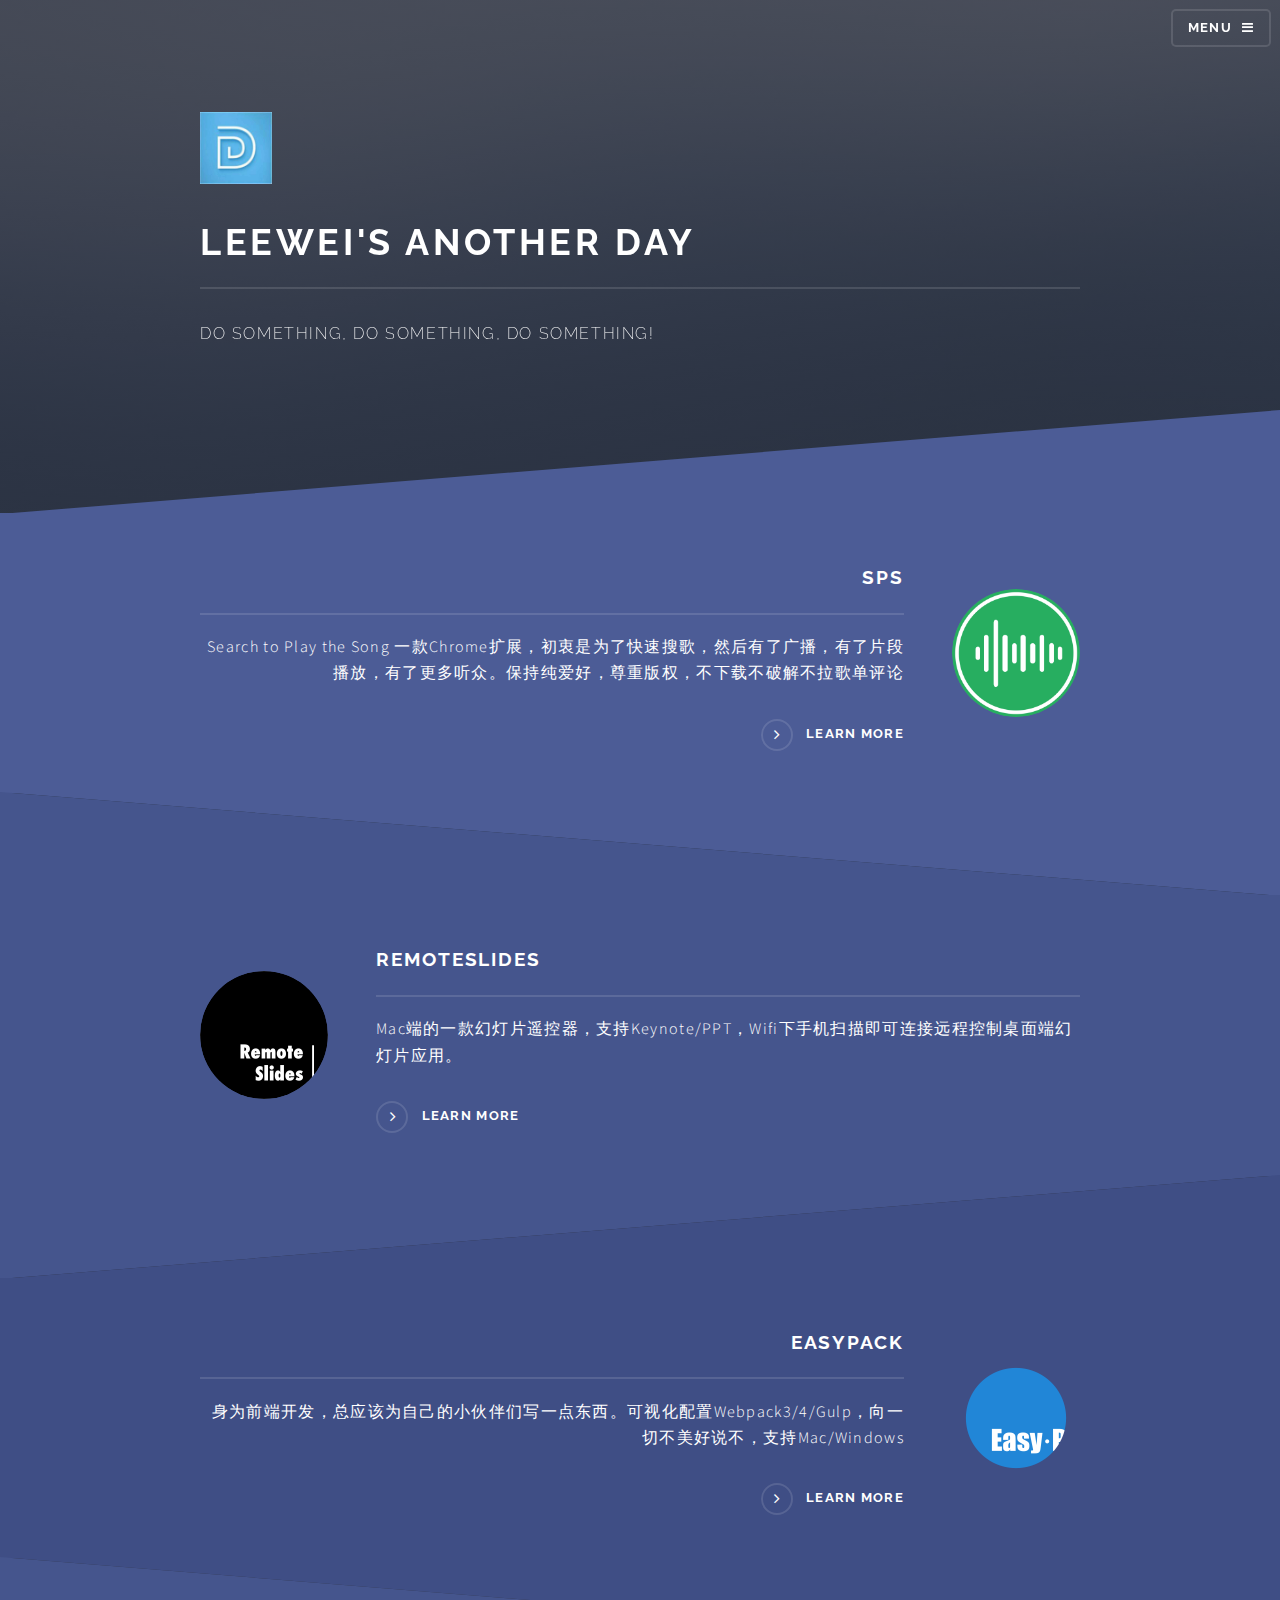
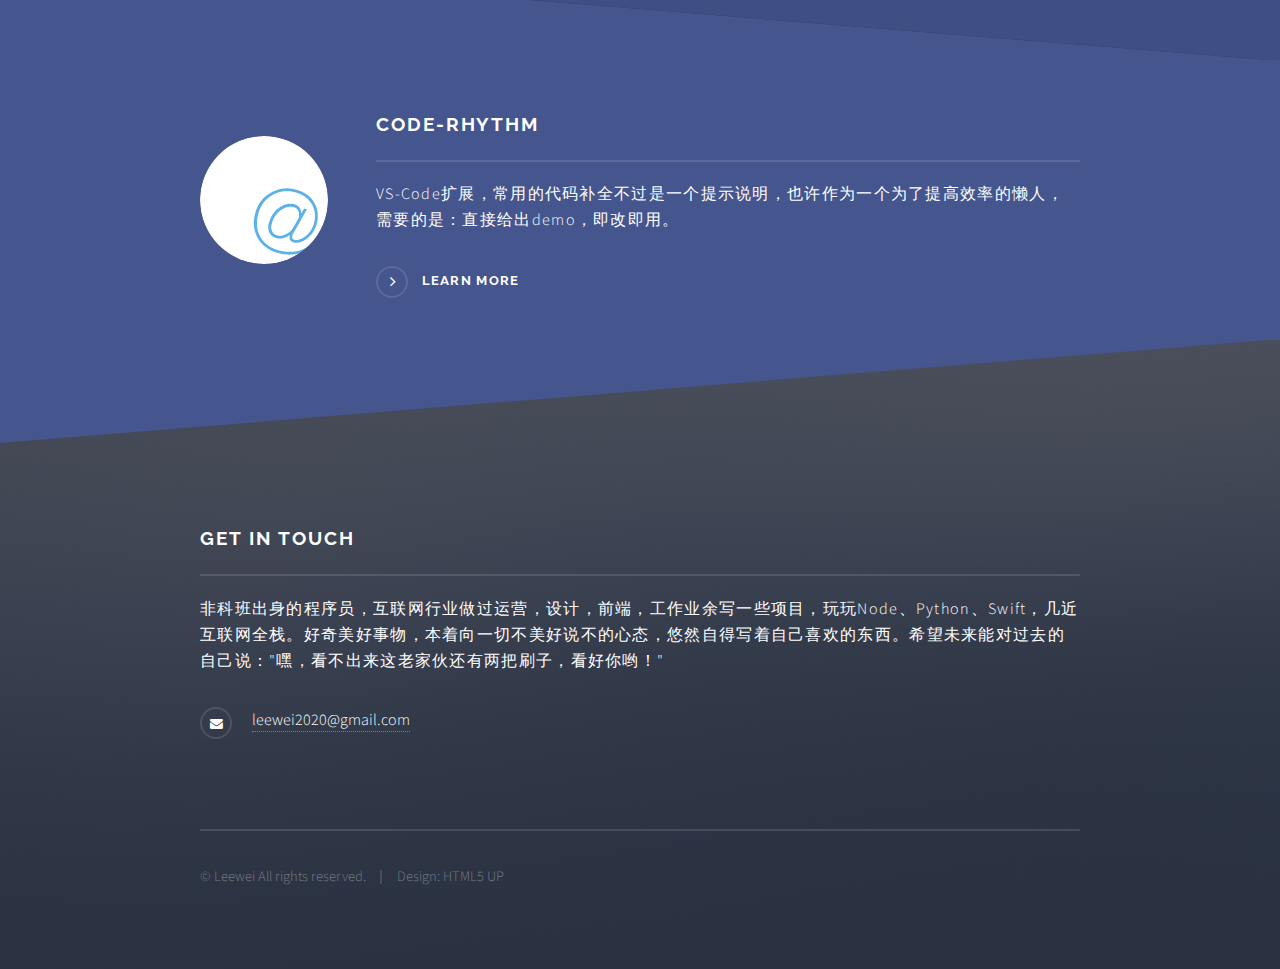
<file: index.html>
<!DOCTYPE HTML>

<html>
	<head>
		<title>Leewei's Another Day</title>
		<meta charset="utf-8" />
		<meta name="viewport" content="width=device-width, initial-scale=1, user-scalable=no" />
		<link rel="stylesheet" href="assets/css/main.css" />
		<noscript><link rel="stylesheet" href="assets/css/noscript.css" /></noscript>
	</head>
	<body class="is-preload">

		<!-- Page Wrapper -->
			<div id="page-wrapper">

				<!-- Header -->
					<header id="header" class="alt">
						<h1><a href="index.html">Home</a></h1>
						<nav>
							<a href="#menu">Menu</a>
						</nav>
					</header>

				<!-- Menu -->
					<nav id="menu">
						<div class="inner">
							<h2>Menu</h2>
							<ul class="links">
								<li><a href="index.html">Home</a></li>
								<li><a href="sps.html">SPS</a></li>
								<li><a href="https://itunes.apple.com/cn/app/remoteslides/id1440290859?mt=12" target="_blank">RemoteSlides</a></li>
								<li><a href="https://github.com/onvno/easy-pack" target="_blank">EasyPack</a></li>
								<li><a href="https://github.com/onvno/code-rhythm" target="_blank">code-rhythm</a></li>
							</ul>
							<a href="#" class="close">Close</a>
						</div>
					</nav>

				<!-- Banner -->
					<section id="banner">
						<div class="inner">
							<div class="logo">
								<!-- <span class="icon fa-diamond avator"></span> -->
								<img class="icon" src="images/avator.jpeg" alt="">
							</div>
							<h2>Leewei's Another Day</h2>
							<p>do something, do something, do something!</p>
						</div>
					</section>

				<!-- Wrapper -->
					<section id="wrapper">

						<!-- One -->
							<section id="one" class="wrapper spotlight style1">
								<div class="inner">
									<a href="sps.html" class="image"><img src="images/song.png" alt="" /></a>
									<div class="content">
										<h2 class="major">SPS</h2>
										<p>Search to Play the Song 一款Chrome扩展，初衷是为了快速搜歌，然后有了广播，有了片段播放，有了更多听众。保持纯爱好，尊重版权，不下载不破解不拉歌单评论</p>
										<a href="sps.html" class="special">Learn more</a>
									</div>
								</div>
							</section>

						<!-- Two -->
							<section id="two" class="wrapper alt spotlight style2">
								<div class="inner">
									<a href="https://itunes.apple.com/cn/app/remoteslides/id1440290859?mt=12" target="_blank" class="image"><img src="images/remote.png" alt="" /></a>
									<div class="content">
										<h2 class="major">RemoteSlides</h2>
										<p>Mac端的一款幻灯片遥控器，支持Keynote/PPT，Wifi下手机扫描即可连接远程控制桌面端幻灯片应用。</p>
										<a href="https://itunes.apple.com/cn/app/remoteslides/id1440290859?mt=12" target="_blank" class="special">Learn more</a>
									</div>
								</div>
							</section>

						<!-- Three -->
							<section id="three" class="wrapper spotlight style3">
								<div class="inner">
									<a href="https://github.com/onvno/easy-pack" target="_blank" class="image"><img src="images/easypack.png" alt="" /></a>
									<div class="content">
										<h2 class="major">EasyPack</h2>
										<p>身为前端开发，总应该为自己的小伙伴们写一点东西。可视化配置Webpack3/4/Gulp，向一切不美好说不，支持Mac/Windows</p>
										<a href="https://github.com/onvno/easy-pack" target="_blank" class="special">Learn more</a>
									</div>
								</div>
							</section>

							<!-- Four -->
							<section id="two" class="wrapper alt spotlight style2">
									<div class="inner">
										<a href="https://github.com/onvno/code-rhythm" target="_blank" class="image"><img src="images/code.png" alt="" /></a>
										<div class="content">
											<h2 class="major">code-rhythm</h2>
											<p>VS-Code扩展，常用的代码补全不过是一个提示说明，也许作为一个为了提高效率的懒人，需要的是：直接给出demo，即改即用。</p>
											<a href="https://github.com/onvno/code-rhythm" target="_blank" class="special">Learn more</a>
										</div>
									</div>
								</section>

						

						<!-- Four -->
							<!-- <section id="four" class="wrapper alt style1">
								<div class="inner">
									<h2 class="major">Vitae phasellus</h2>
									<p>Cras mattis ante fermentum, malesuada neque vitae, eleifend erat. Phasellus non pulvinar erat. Fusce tincidunt, nisl eget mattis egestas, purus ipsum consequat orci, sit amet lobortis lorem lacus in tellus. Sed ac elementum arcu. Quisque placerat auctor laoreet.</p>
									<section class="features">
										<article>
											<a href="#" class="image"><img src="images/pic04.jpg" alt="" /></a>
											<h3 class="major">Sed feugiat lorem</h3>
											<p>Lorem ipsum dolor sit amet, consectetur adipiscing vehicula id nulla dignissim dapibus ultrices.</p>
											<a href="#" class="special">Learn more</a>
										</article>
										<article>
											<a href="#" class="image"><img src="images/pic05.jpg" alt="" /></a>
											<h3 class="major">Nisl placerat</h3>
											<p>Lorem ipsum dolor sit amet, consectetur adipiscing vehicula id nulla dignissim dapibus ultrices.</p>
											<a href="#" class="special">Learn more</a>
										</article>
										<article>
											<a href="#" class="image"><img src="images/pic06.jpg" alt="" /></a>
											<h3 class="major">Ante fermentum</h3>
											<p>Lorem ipsum dolor sit amet, consectetur adipiscing vehicula id nulla dignissim dapibus ultrices.</p>
											<a href="#" class="special">Learn more</a>
										</article>
										<article>
											<a href="#" class="image"><img src="images/pic07.jpg" alt="" /></a>
											<h3 class="major">Fusce consequat</h3>
											<p>Lorem ipsum dolor sit amet, consectetur adipiscing vehicula id nulla dignissim dapibus ultrices.</p>
											<a href="#" class="special">Learn more</a>
										</article>
									</section>
									<ul class="actions">
										<li><a href="#" class="button">Browse All</a></li>
									</ul>
								</div>
							</section> -->

					</section>

				<!-- Footer -->
					<section id="footer">
						<div class="inner">
							<h2 class="major">Get in touch</h2>
							<p>非科班出身的程序员，互联网行业做过运营，设计，前端，工作业余写一些项目，玩玩Node、Python、Swift，几近互联网全栈。好奇美好事物，本着向一切不美好说不的心态，悠然自得写着自己喜欢的东西。希望未来能对过去的自己说："嘿，看不出来这老家伙还有两把刷子，看好你哟！"</p>
							<ul class="contact">
								<!-- <li class="fa-home">
									Untitled Inc<br />
									1234 Somewhere Road Suite #2894<br />
									Nashville, TN 00000-0000
								</li> -->
								<!-- <li class="fa-phone">(000) 000-0000</li> -->
								<li class="fa-envelope"><a href="#">leewei2020@gmail.com</a></li>
								<!-- <li class="fa-twitter"><a href="#">twitter.com/untitled-tld</a></li> -->
								<!-- <li class="fa-facebook"><a href="#">facebook.com/untitled-tld</a></li> -->
								<!-- <li class="fa-instagram"><a href="#">instagram.com/untitled-tld</a></li> -->
							</ul>
							<ul class="copyright">
									<li>&copy; Leewei All rights reserved.</li><li>Design: HTML5 UP</li>
							</ul>
						</div>
					</section>

			</div>

		<!-- Scripts -->
			<script src="assets/js/jquery.min.js"></script>
			<script src="assets/js/jquery.scrollex.min.js"></script>
			<script src="assets/js/browser.min.js"></script>
			<script src="assets/js/breakpoints.min.js"></script>
			<script src="assets/js/util.js"></script>
			<script src="assets/js/main.js"></script>

	</body>
</html>
</file>
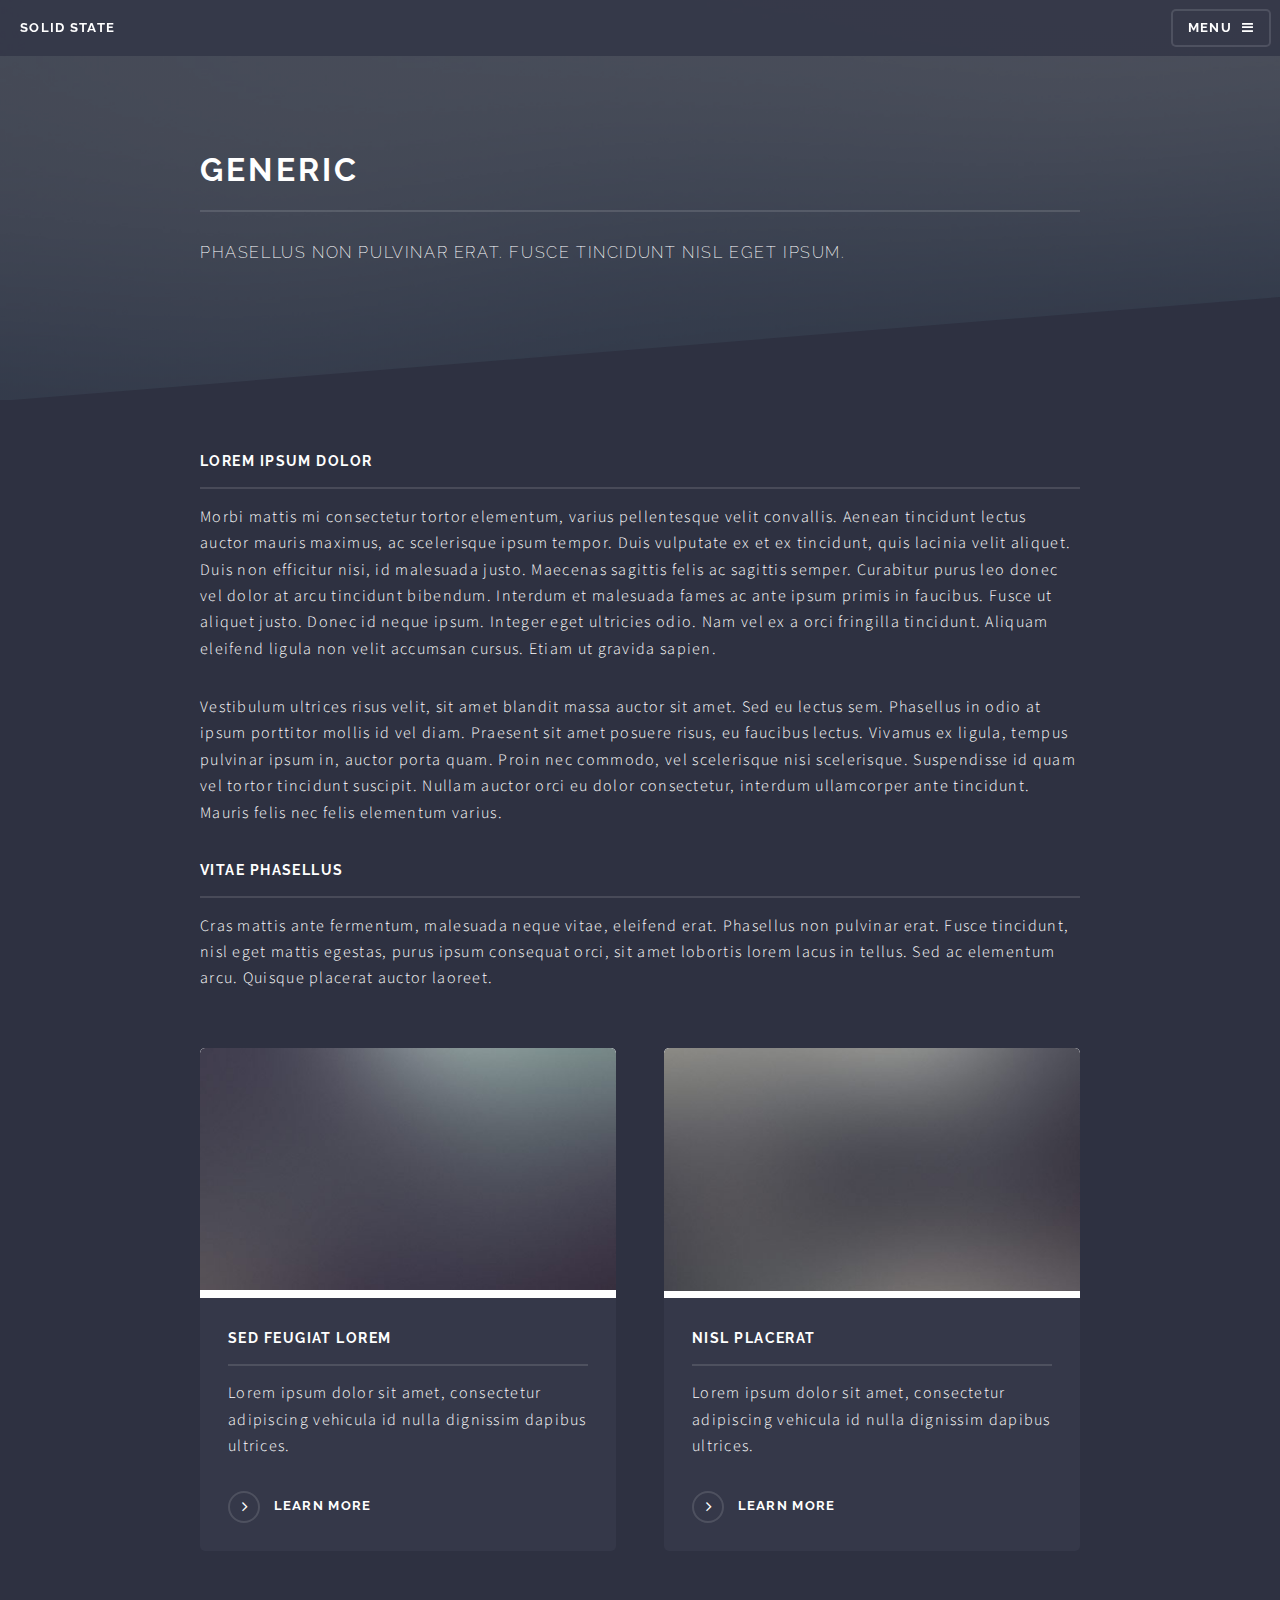
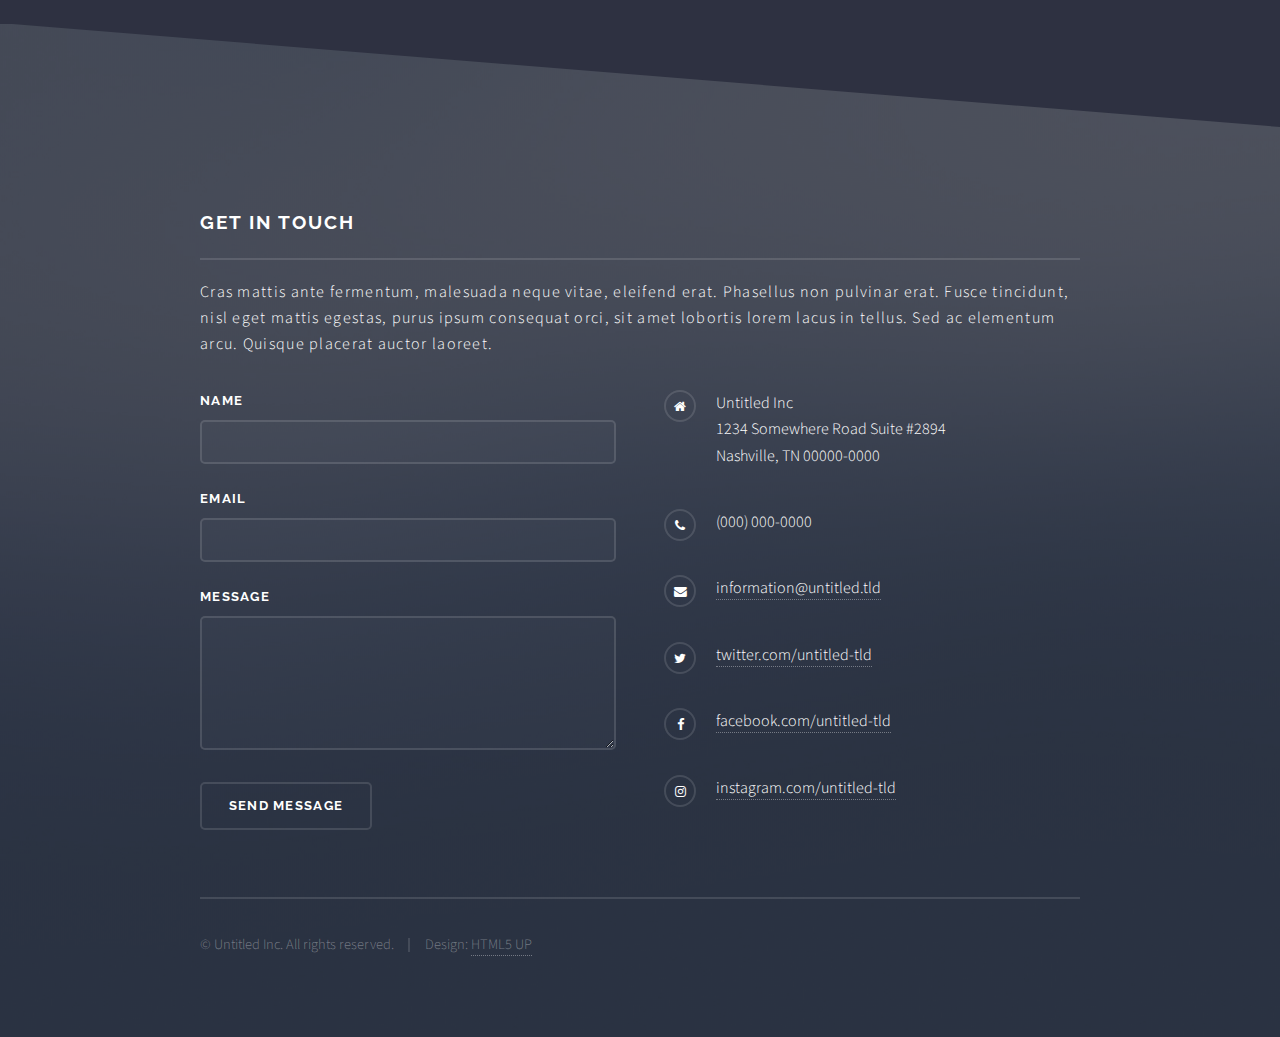
<file: detail.html>
<!DOCTYPE HTML>
<!--
	Solid State by HTML5 UP
	html5up.net | @ajlkn
	Free for personal and commercial use under the CCA 3.0 license (html5up.net/license)
-->
<html>
	<head>
		<title>Generic - Solid State by HTML5 UP</title>
		<meta charset="utf-8" />
		<meta name="viewport" content="width=device-width, initial-scale=1, user-scalable=no" />
		<link rel="stylesheet" href="assets/css/main.css" />
		<noscript><link rel="stylesheet" href="assets/css/noscript.css" /></noscript>
	</head>
	<body class="is-preload">

		<!-- Page Wrapper -->
			<div id="page-wrapper">

				<!-- Header -->
					<header id="header">
						<h1><a href="index.html">Solid State</a></h1>
						<nav>
							<a href="#menu">Menu</a>
						</nav>
					</header>

				<!-- Menu -->
					<nav id="menu">
						<div class="inner">
							<h2>Menu</h2>
							<ul class="links">
								<li><a href="index.html">Home</a></li>
								<li><a href="generic.html">Generic</a></li>
								<li><a href="elements.html">Elements</a></li>
								<li><a href="#">Log In</a></li>
								<li><a href="#">Sign Up</a></li>
							</ul>
							<a href="#" class="close">Close</a>
						</div>
					</nav>

				<!-- Wrapper -->
					<section id="wrapper">
						<header>
							<div class="inner">
								<h2>Generic</h2>
								<p>Phasellus non pulvinar erat. Fusce tincidunt nisl eget ipsum.</p>
							</div>
						</header>

						<!-- Content -->
							<div class="wrapper">
								<div class="inner">

									<h3 class="major">Lorem ipsum dolor</h3>
									<p>Morbi mattis mi consectetur tortor elementum, varius pellentesque velit convallis. Aenean tincidunt lectus auctor mauris maximus, ac scelerisque ipsum tempor. Duis vulputate ex et ex tincidunt, quis lacinia velit aliquet. Duis non efficitur nisi, id malesuada justo. Maecenas sagittis felis ac sagittis semper. Curabitur purus leo donec vel dolor at arcu tincidunt bibendum. Interdum et malesuada fames ac ante ipsum primis in faucibus. Fusce ut aliquet justo. Donec id neque ipsum. Integer eget ultricies odio. Nam vel ex a orci fringilla tincidunt. Aliquam eleifend ligula non velit accumsan cursus. Etiam ut gravida sapien.</p>

									<p>Vestibulum ultrices risus velit, sit amet blandit massa auctor sit amet. Sed eu lectus sem. Phasellus in odio at ipsum porttitor mollis id vel diam. Praesent sit amet posuere risus, eu faucibus lectus. Vivamus ex ligula, tempus pulvinar ipsum in, auctor porta quam. Proin nec commodo, vel scelerisque nisi scelerisque. Suspendisse id quam vel tortor tincidunt suscipit. Nullam auctor orci eu dolor consectetur, interdum ullamcorper ante tincidunt. Mauris felis nec felis elementum varius.</p>

									<h3 class="major">Vitae phasellus</h3>
									<p>Cras mattis ante fermentum, malesuada neque vitae, eleifend erat. Phasellus non pulvinar erat. Fusce tincidunt, nisl eget mattis egestas, purus ipsum consequat orci, sit amet lobortis lorem lacus in tellus. Sed ac elementum arcu. Quisque placerat auctor laoreet.</p>

									<section class="features">
										<article>
											<a href="#" class="image"><img src="images/pic04.jpg" alt="" /></a>
											<h3 class="major">Sed feugiat lorem</h3>
											<p>Lorem ipsum dolor sit amet, consectetur adipiscing vehicula id nulla dignissim dapibus ultrices.</p>
											<a href="#" class="special">Learn more</a>
										</article>
										<article>
											<a href="#" class="image"><img src="images/pic05.jpg" alt="" /></a>
											<h3 class="major">Nisl placerat</h3>
											<p>Lorem ipsum dolor sit amet, consectetur adipiscing vehicula id nulla dignissim dapibus ultrices.</p>
											<a href="#" class="special">Learn more</a>
										</article>
									</section>

								</div>
							</div>

					</section>

				<!-- Footer -->
					<section id="footer">
						<div class="inner">
							<h2 class="major">Get in touch</h2>
							<p>Cras mattis ante fermentum, malesuada neque vitae, eleifend erat. Phasellus non pulvinar erat. Fusce tincidunt, nisl eget mattis egestas, purus ipsum consequat orci, sit amet lobortis lorem lacus in tellus. Sed ac elementum arcu. Quisque placerat auctor laoreet.</p>
							<form method="post" action="#">
								<div class="fields">
									<div class="field">
										<label for="name">Name</label>
										<input type="text" name="name" id="name" />
									</div>
									<div class="field">
										<label for="email">Email</label>
										<input type="email" name="email" id="email" />
									</div>
									<div class="field">
										<label for="message">Message</label>
										<textarea name="message" id="message" rows="4"></textarea>
									</div>
								</div>
								<ul class="actions">
									<li><input type="submit" value="Send Message" /></li>
								</ul>
							</form>
							<ul class="contact">
								<li class="fa-home">
									Untitled Inc<br />
									1234 Somewhere Road Suite #2894<br />
									Nashville, TN 00000-0000
								</li>
								<li class="fa-phone">(000) 000-0000</li>
								<li class="fa-envelope"><a href="#">information@untitled.tld</a></li>
								<li class="fa-twitter"><a href="#">twitter.com/untitled-tld</a></li>
								<li class="fa-facebook"><a href="#">facebook.com/untitled-tld</a></li>
								<li class="fa-instagram"><a href="#">instagram.com/untitled-tld</a></li>
							</ul>
							<ul class="copyright">
								<li>&copy; Untitled Inc. All rights reserved.</li><li>Design: <a href="http://html5up.net">HTML5 UP</a></li>
							</ul>
						</div>
					</section>

			</div>

		<!-- Scripts -->
			<script src="assets/js/jquery.min.js"></script>
			<script src="assets/js/jquery.scrollex.min.js"></script>
			<script src="assets/js/browser.min.js"></script>
			<script src="assets/js/breakpoints.min.js"></script>
			<script src="assets/js/util.js"></script>
			<script src="assets/js/main.js"></script>

	</body>
</html>
</file>
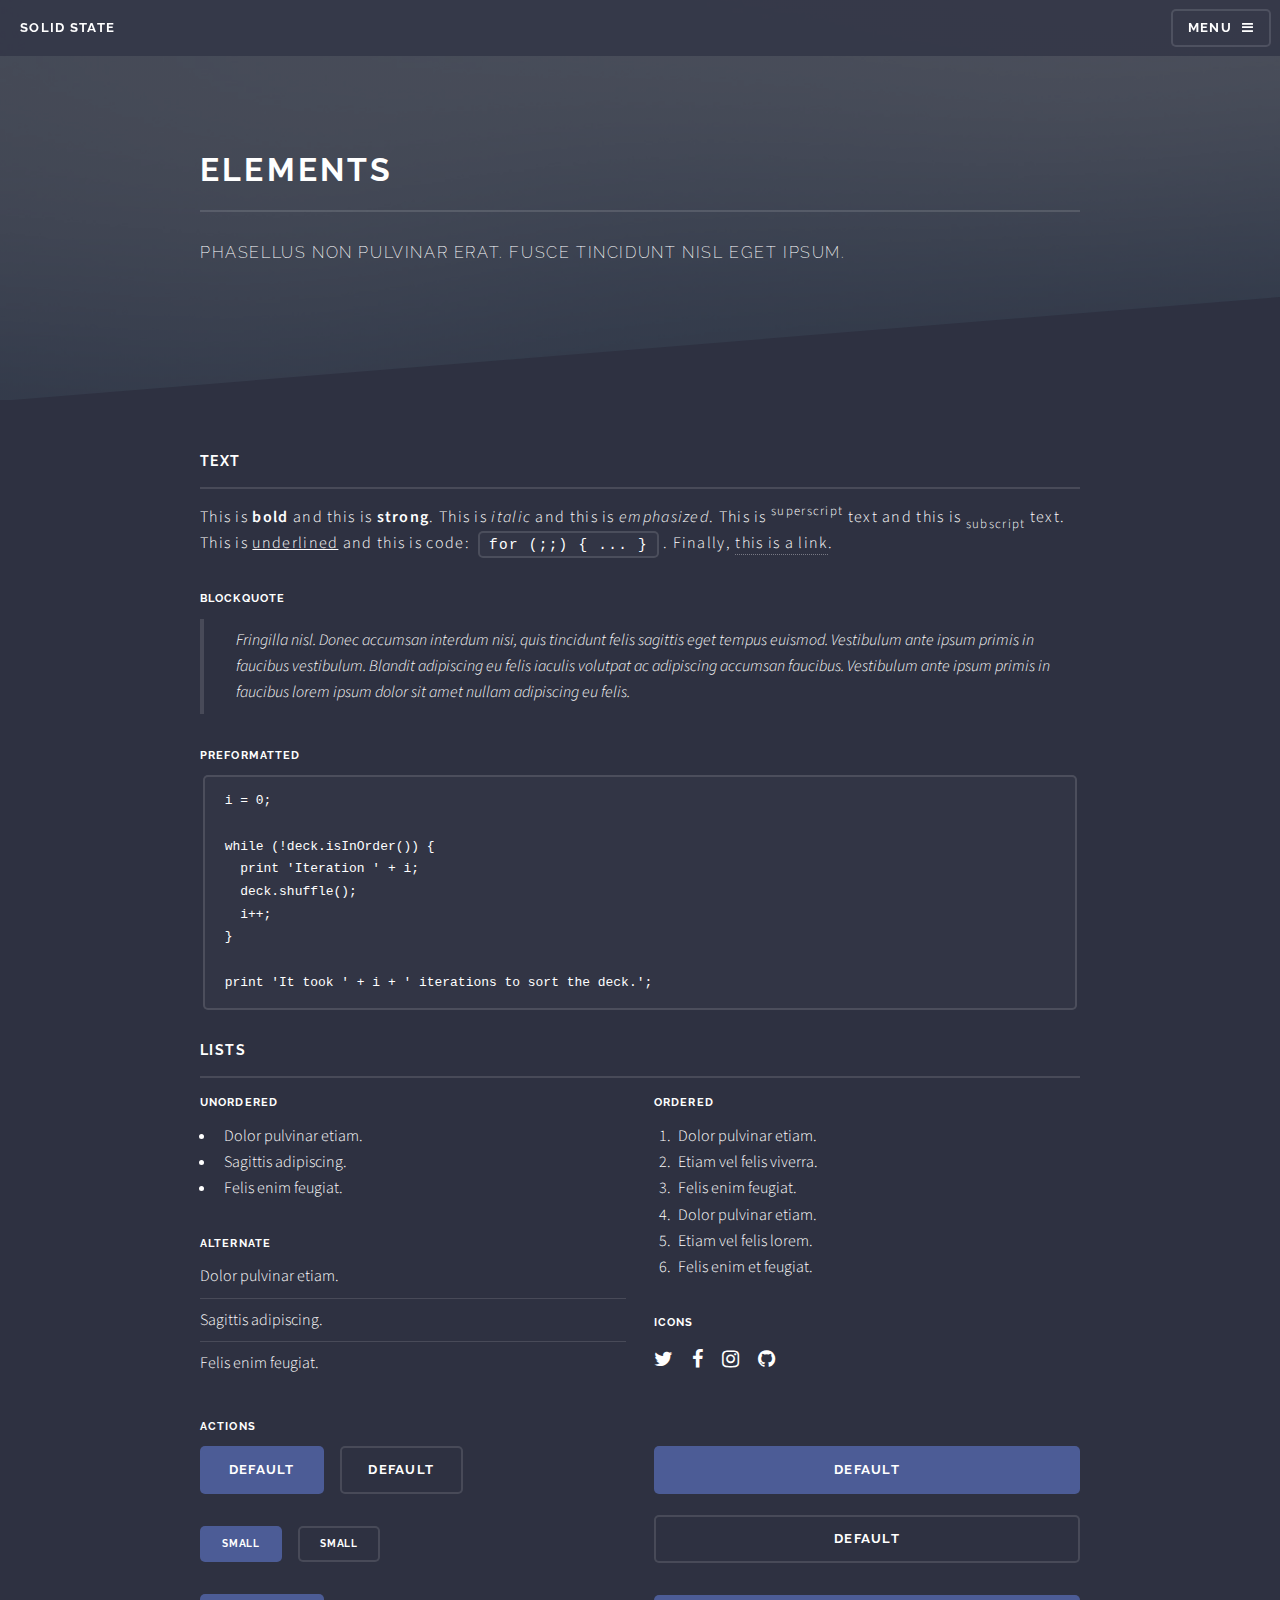
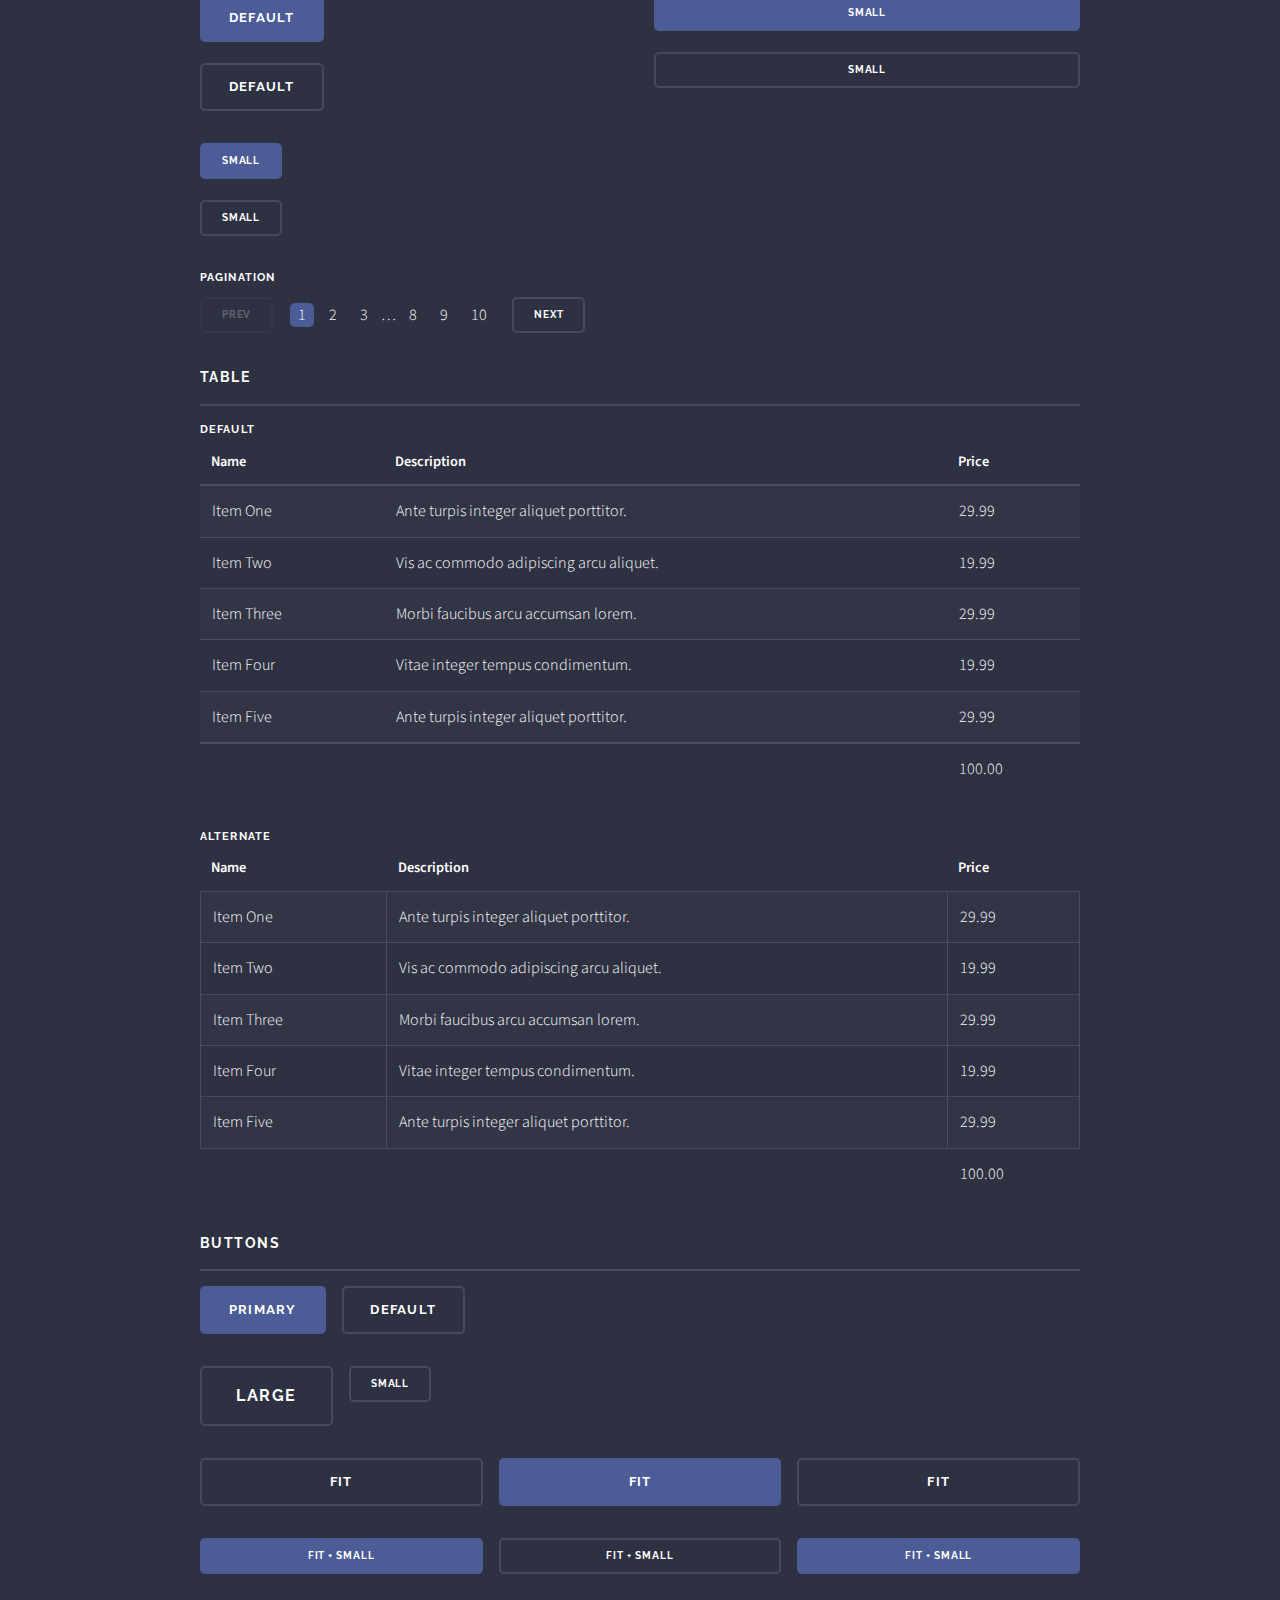
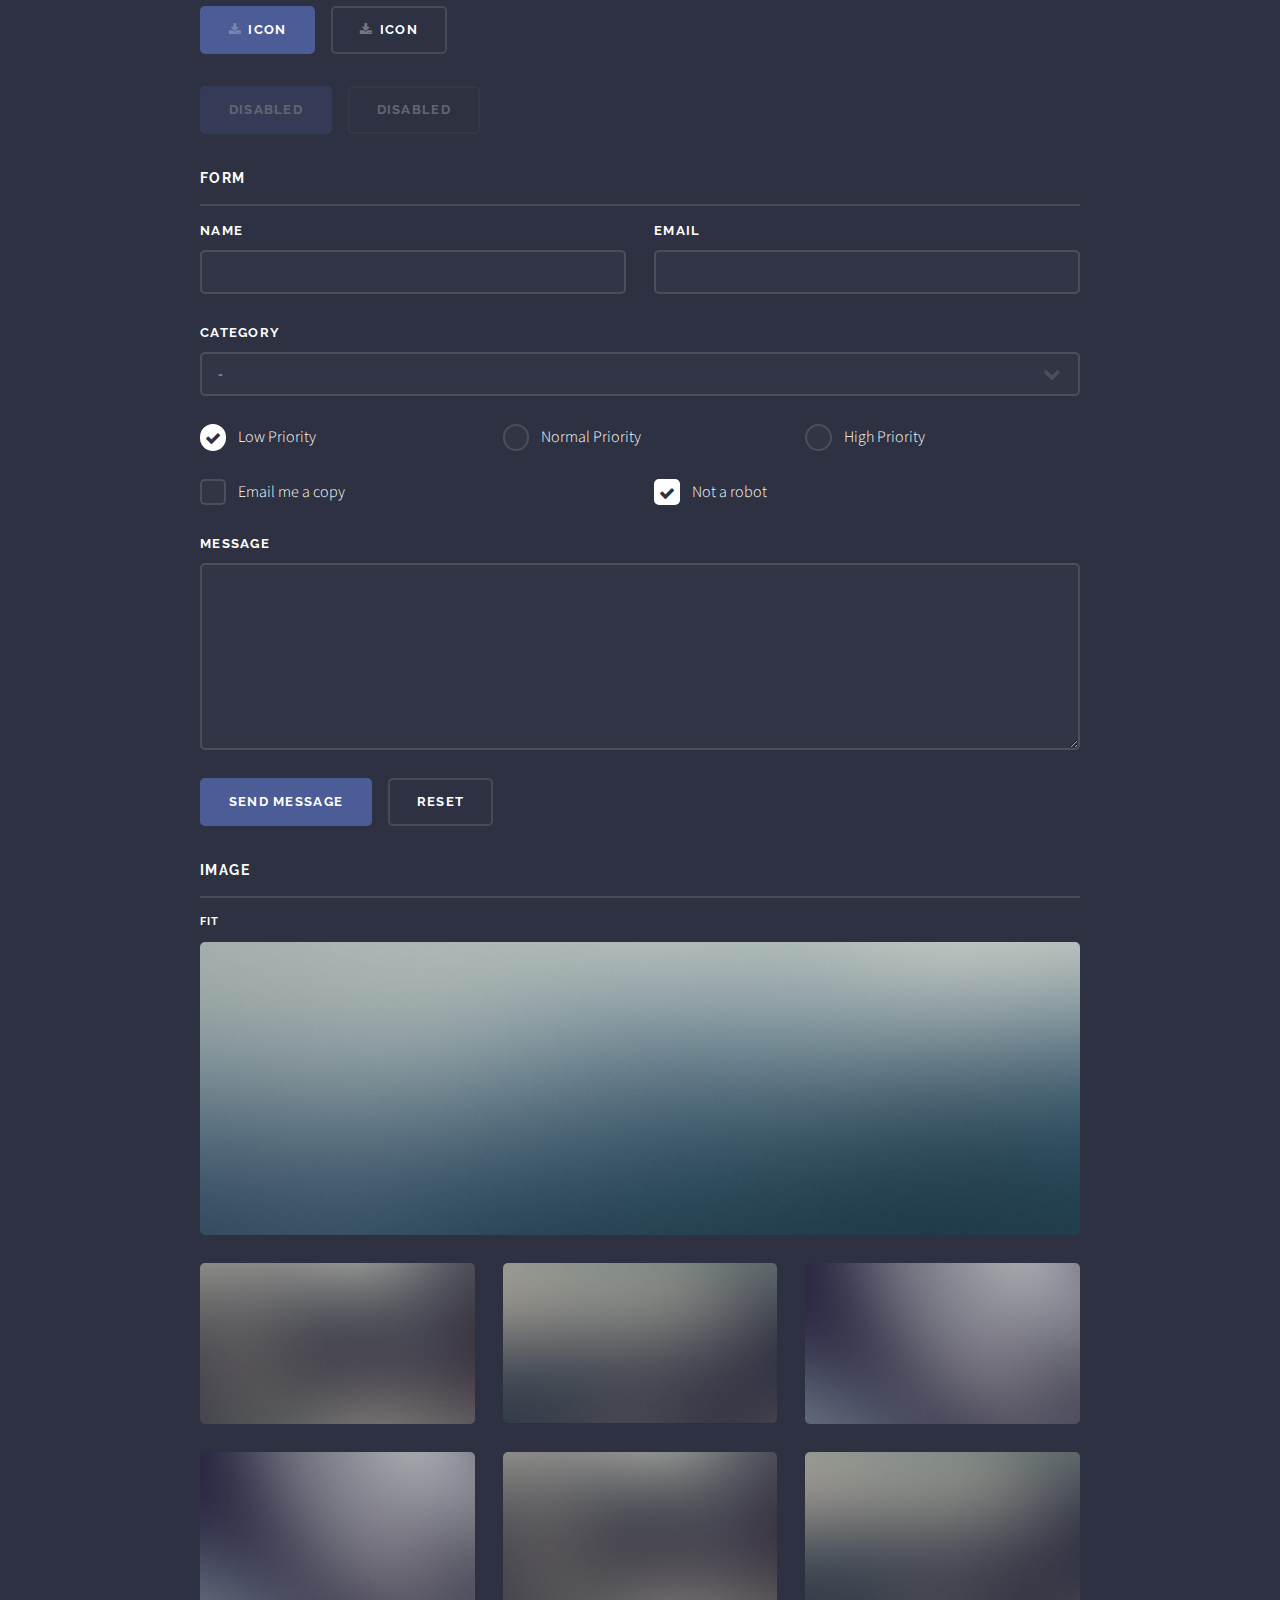
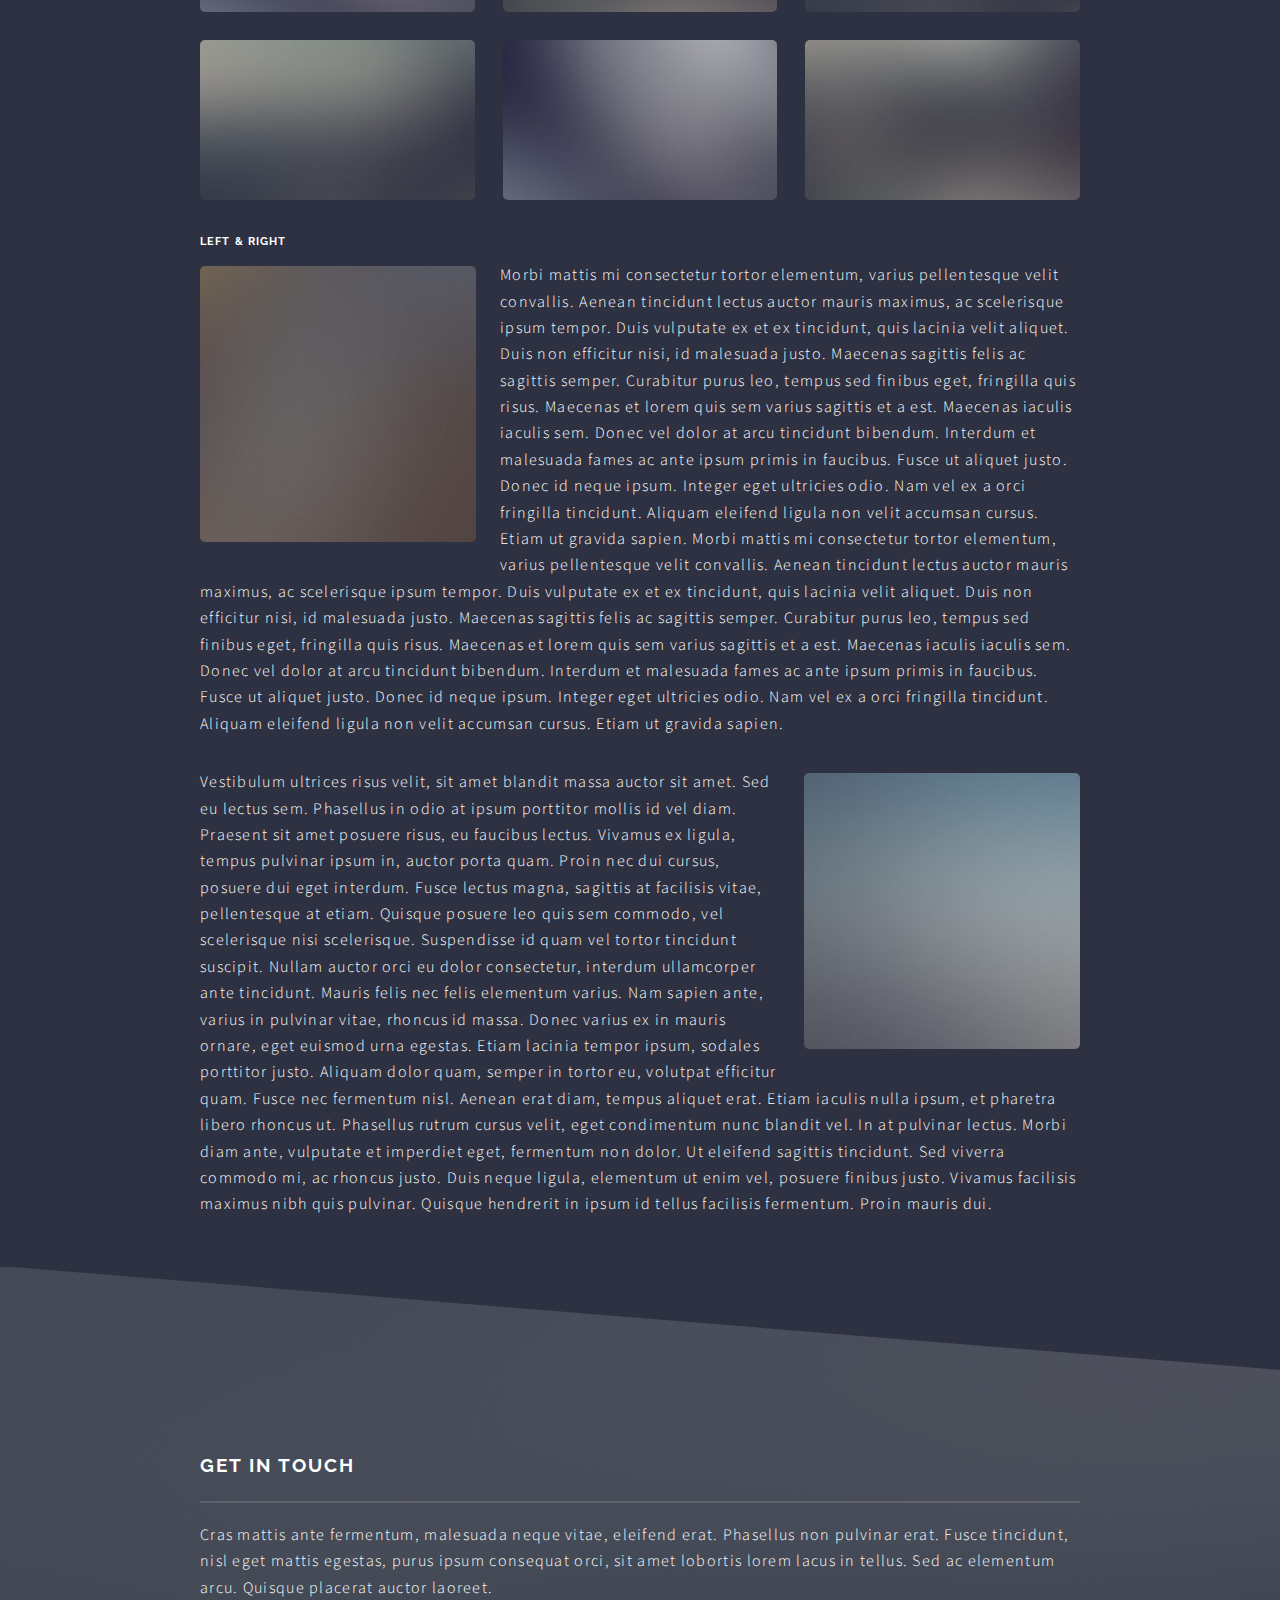
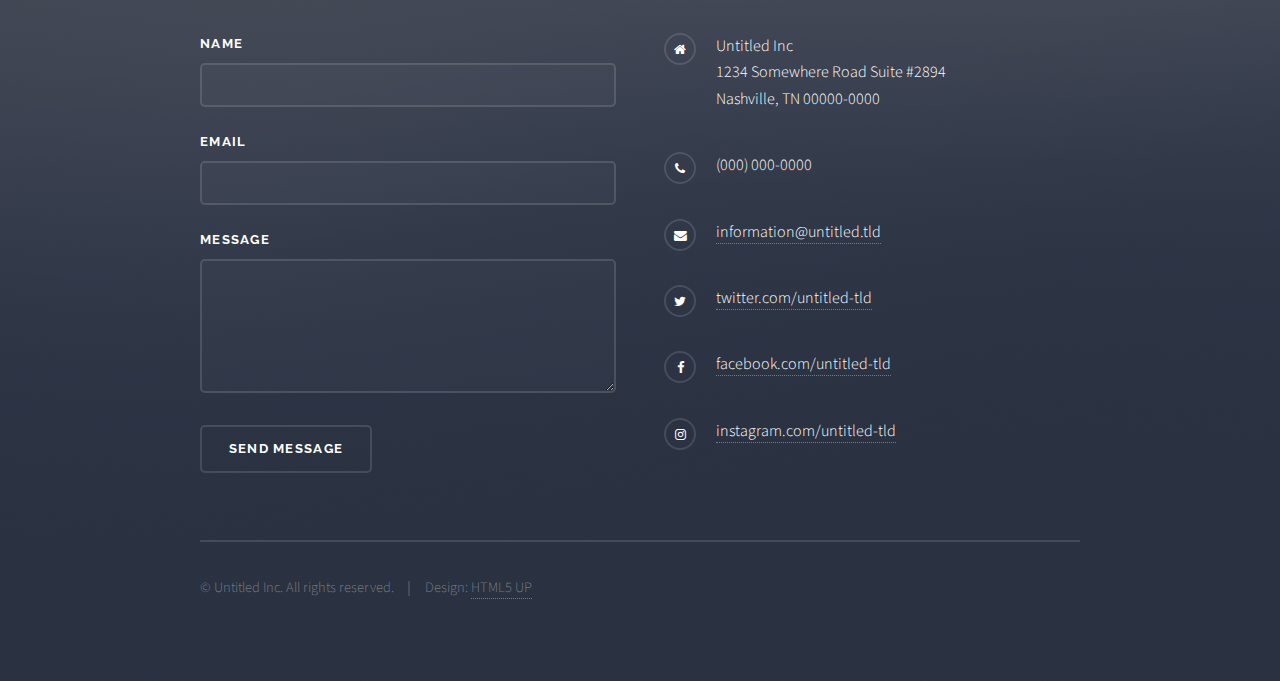
<file: elements.html>
<!DOCTYPE HTML>
<!--
	Solid State by HTML5 UP
	html5up.net | @ajlkn
	Free for personal and commercial use under the CCA 3.0 license (html5up.net/license)
-->
<html>
	<head>
		<title>Elements - Solid State by HTML5 UP</title>
		<meta charset="utf-8" />
		<meta name="viewport" content="width=device-width, initial-scale=1, user-scalable=no" />
		<link rel="stylesheet" href="assets/css/main.css" />
		<noscript><link rel="stylesheet" href="assets/css/noscript.css" /></noscript>
	</head>
	<body class="is-preload">

		<!-- Page Wrapper -->
			<div id="page-wrapper">

				<!-- Header -->
					<header id="header">
						<h1><a href="index.html">Solid State</a></h1>
						<nav>
							<a href="#menu">Menu</a>
						</nav>
					</header>

				<!-- Menu -->
					<nav id="menu">
						<div class="inner">
							<h2>Menu</h2>
							<ul class="links">
								<li><a href="index.html">Home</a></li>
								<li><a href="generic.html">Generic</a></li>
								<li><a href="elements.html">Elements</a></li>
								<li><a href="#">Log In</a></li>
								<li><a href="#">Sign Up</a></li>
							</ul>
							<a href="#" class="close">Close</a>
						</div>
					</nav>

				<!-- Wrapper -->
					<section id="wrapper">
						<header>
							<div class="inner">
								<h2>Elements</h2>
								<p>Phasellus non pulvinar erat. Fusce tincidunt nisl eget ipsum.</p>
							</div>
						</header>

						<!-- Content -->
							<div class="wrapper">
								<div class="inner">

									<section>
										<h3 class="major">Text</h3>
										<p>This is <b>bold</b> and this is <strong>strong</strong>. This is <i>italic</i> and this is <em>emphasized</em>.
										This is <sup>superscript</sup> text and this is <sub>subscript</sub> text.
										This is <u>underlined</u> and this is code: <code>for (;;) { ... }</code>. Finally, <a href="#">this is a link</a>.</p>
										<h4>Blockquote</h4>
										<blockquote>Fringilla nisl. Donec accumsan interdum nisi, quis tincidunt felis sagittis eget tempus euismod. Vestibulum ante ipsum primis in faucibus vestibulum. Blandit adipiscing eu felis iaculis volutpat ac adipiscing accumsan faucibus. Vestibulum ante ipsum primis in faucibus lorem ipsum dolor sit amet nullam adipiscing eu felis.</blockquote>
										<h4>Preformatted</h4>
										<pre><code>i = 0;

while (!deck.isInOrder()) {
  print 'Iteration ' + i;
  deck.shuffle();
  i++;
}

print 'It took ' + i + ' iterations to sort the deck.';</code></pre>
									</section>

									<section>
										<h3 class="major">Lists</h3>
										<div class="row">
											<div class="col-6 col-12-medium">
												<h4>Unordered</h4>
												<ul>
													<li>Dolor pulvinar etiam.</li>
													<li>Sagittis adipiscing.</li>
													<li>Felis enim feugiat.</li>
												</ul>
												<h4>Alternate</h4>
												<ul class="alt">
													<li>Dolor pulvinar etiam.</li>
													<li>Sagittis adipiscing.</li>
													<li>Felis enim feugiat.</li>
												</ul>
											</div>
											<div class="col-6 col-12-medium">
												<h4>Ordered</h4>
												<ol>
													<li>Dolor pulvinar etiam.</li>
													<li>Etiam vel felis viverra.</li>
													<li>Felis enim feugiat.</li>
													<li>Dolor pulvinar etiam.</li>
													<li>Etiam vel felis lorem.</li>
													<li>Felis enim et feugiat.</li>
												</ol>
												<h4>Icons</h4>
												<ul class="icons">
													<li><a href="#" class="icon fa-twitter"><span class="label">Twitter</span></a></li>
													<li><a href="#" class="icon fa-facebook"><span class="label">Facebook</span></a></li>
													<li><a href="#" class="icon fa-instagram"><span class="label">Instagram</span></a></li>
													<li><a href="#" class="icon fa-github"><span class="label">Github</span></a></li>
												</ul>
											</div>
										</div>
										<h4>Actions</h4>
										<div class="row">
											<div class="col-6 col-12-medium">
												<ul class="actions">
													<li><a href="#" class="button primary">Default</a></li>
													<li><a href="#" class="button">Default</a></li>
												</ul>
												<ul class="actions small">
													<li><a href="#" class="button primary small">Small</a></li>
													<li><a href="#" class="button small">Small</a></li>
												</ul>
												<ul class="actions stacked">
													<li><a href="#" class="button primary">Default</a></li>
													<li><a href="#" class="button">Default</a></li>
												</ul>
												<ul class="actions stacked small">
													<li><a href="#" class="button primary small">Small</a></li>
													<li><a href="#" class="button small">Small</a></li>
												</ul>
											</div>
											<div class="col-6 col-12-medium">
												<ul class="actions stacked">
													<li><a href="#" class="button primary fit">Default</a></li>
													<li><a href="#" class="button fit">Default</a></li>
												</ul>
												<ul class="actions stacked small">
													<li><a href="#" class="button primary small fit">Small</a></li>
													<li><a href="#" class="button small fit">Small</a></li>
												</ul>
											</div>
										</div>
										<h4>Pagination</h4>
										<ul class="pagination">
											<li><span class="button small disabled">Prev</span></li>
											<li><a href="#" class="page active">1</a></li>
											<li><a href="#" class="page">2</a></li>
											<li><a href="#" class="page">3</a></li>
											<li><span>&hellip;</span></li>
											<li><a href="#" class="page">8</a></li>
											<li><a href="#" class="page">9</a></li>
											<li><a href="#" class="page">10</a></li>
											<li><a href="#" class="button small">Next</a></li>
										</ul>
									</section>

									<section>
										<h3 class="major">Table</h3>
										<h4>Default</h4>
										<div class="table-wrapper">
											<table>
												<thead>
													<tr>
														<th>Name</th>
														<th>Description</th>
														<th>Price</th>
													</tr>
												</thead>
												<tbody>
													<tr>
														<td>Item One</td>
														<td>Ante turpis integer aliquet porttitor.</td>
														<td>29.99</td>
													</tr>
													<tr>
														<td>Item Two</td>
														<td>Vis ac commodo adipiscing arcu aliquet.</td>
														<td>19.99</td>
													</tr>
													<tr>
														<td>Item Three</td>
														<td> Morbi faucibus arcu accumsan lorem.</td>
														<td>29.99</td>
													</tr>
													<tr>
														<td>Item Four</td>
														<td>Vitae integer tempus condimentum.</td>
														<td>19.99</td>
													</tr>
													<tr>
														<td>Item Five</td>
														<td>Ante turpis integer aliquet porttitor.</td>
														<td>29.99</td>
													</tr>
												</tbody>
												<tfoot>
													<tr>
														<td colspan="2"></td>
														<td>100.00</td>
													</tr>
												</tfoot>
											</table>
										</div>

										<h4>Alternate</h4>
										<div class="table-wrapper">
											<table class="alt">
												<thead>
													<tr>
														<th>Name</th>
														<th>Description</th>
														<th>Price</th>
													</tr>
												</thead>
												<tbody>
													<tr>
														<td>Item One</td>
														<td>Ante turpis integer aliquet porttitor.</td>
														<td>29.99</td>
													</tr>
													<tr>
														<td>Item Two</td>
														<td>Vis ac commodo adipiscing arcu aliquet.</td>
														<td>19.99</td>
													</tr>
													<tr>
														<td>Item Three</td>
														<td> Morbi faucibus arcu accumsan lorem.</td>
														<td>29.99</td>
													</tr>
													<tr>
														<td>Item Four</td>
														<td>Vitae integer tempus condimentum.</td>
														<td>19.99</td>
													</tr>
													<tr>
														<td>Item Five</td>
														<td>Ante turpis integer aliquet porttitor.</td>
														<td>29.99</td>
													</tr>
												</tbody>
												<tfoot>
													<tr>
														<td colspan="2"></td>
														<td>100.00</td>
													</tr>
												</tfoot>
											</table>
										</div>
									</section>

									<section>
										<h3 class="major">Buttons</h3>
										<ul class="actions">
											<li><a href="#" class="button primary">Primary</a></li>
											<li><a href="#" class="button">Default</a></li>
										</ul>
										<ul class="actions">
											<li><a href="#" class="button large">Large</a></li>
											<li><a href="#" class="button small">Small</a></li>
										</ul>
										<ul class="actions fit">
											<li><a href="#" class="button fit">Fit</a></li>
											<li><a href="#" class="button primary fit">Fit</a></li>
											<li><a href="#" class="button fit">Fit</a></li>
										</ul>
										<ul class="actions fit small">
											<li><a href="#" class="button primary fit small">Fit + Small</a></li>
											<li><a href="#" class="button fit small">Fit + Small</a></li>
											<li><a href="#" class="button primary fit small">Fit + Small</a></li>
										</ul>
										<ul class="actions">
											<li><a href="#" class="button primary icon fa-download">Icon</a></li>
											<li><a href="#" class="button icon fa-download">Icon</a></li>
										</ul>
										<ul class="actions">
											<li><span class="button primary disabled">Disabled</span></li>
											<li><span class="button disabled">Disabled</span></li>
										</ul>
									</section>

									<section>
										<h3 class="major">Form</h3>
										<form method="post" action="#">
											<div class="row gtr-uniform">
												<div class="col-6 col-12-xsmall">
													<label for="demo-name">Name</label>
													<input type="text" name="demo-name" id="demo-name" value="" />
												</div>
												<div class="col-6 col-12-xsmall">
													<label for="demo-email">Email</label>
													<input type="email" name="demo-email" id="demo-email" value="" />
												</div>
												<div class="col-12">
													<label for="demo-category">Category</label>
													<select name="demo-category" id="demo-category">
														<option value="">-</option>
														<option value="1">Manufacturing</option>
														<option value="1">Shipping</option>
														<option value="1">Administration</option>
														<option value="1">Human Resources</option>
													</select>
												</div>
												<div class="col-4 col-12-small">
													<input type="radio" id="demo-priority-low" name="demo-priority" checked>
													<label for="demo-priority-low">Low Priority</label>
												</div>
												<div class="col-4 col-12-small">
													<input type="radio" id="demo-priority-normal" name="demo-priority">
													<label for="demo-priority-normal">Normal Priority</label>
												</div>
												<div class="col-4 col-12-small">
													<input type="radio" id="demo-priority-high" name="demo-priority">
													<label for="demo-priority-high">High Priority</label>
												</div>
												<div class="col-6 col-12-small">
													<input type="checkbox" id="demo-copy" name="demo-copy">
													<label for="demo-copy">Email me a copy</label>
												</div>
												<div class="col-6 col-12-small">
													<input type="checkbox" id="demo-human" name="demo-human" checked>
													<label for="demo-human">Not a robot</label>
												</div>
												<div class="col-12">
													<label for="demo-message">Message</label>
													<textarea name="demo-message" id="demo-message" rows="6"></textarea>
												</div>
												<div class="col-12">
													<ul class="actions">
														<li><input type="submit" value="Send Message" class="primary" /></li>
														<li><input type="reset" value="Reset" /></li>
													</ul>
												</div>
											</div>
										</form>
									</section>

									<section>
										<h3 class="major">Image</h3>
										<h4>Fit</h4>
										<div class="box alt">
											<div class="row gtr-uniform">
												<div class="col-12"><span class="image fit"><img src="images/pic08.jpg" alt="" /></span></div>
												<div class="col-4"><span class="image fit"><img src="images/pic05.jpg" alt="" /></span></div>
												<div class="col-4"><span class="image fit"><img src="images/pic06.jpg" alt="" /></span></div>
												<div class="col-4"><span class="image fit"><img src="images/pic07.jpg" alt="" /></span></div>
												<div class="col-4"><span class="image fit"><img src="images/pic07.jpg" alt="" /></span></div>
												<div class="col-4"><span class="image fit"><img src="images/pic05.jpg" alt="" /></span></div>
												<div class="col-4"><span class="image fit"><img src="images/pic06.jpg" alt="" /></span></div>
												<div class="col-4"><span class="image fit"><img src="images/pic06.jpg" alt="" /></span></div>
												<div class="col-4"><span class="image fit"><img src="images/pic07.jpg" alt="" /></span></div>
												<div class="col-4"><span class="image fit"><img src="images/pic05.jpg" alt="" /></span></div>
											</div>
										</div>
										<h4>Left &amp; Right</h4>
										<p><span class="image left"><img src="images/pic01.jpg" alt="" /></span>Morbi mattis mi consectetur tortor elementum, varius pellentesque velit convallis. Aenean tincidunt lectus auctor mauris maximus, ac scelerisque ipsum tempor. Duis vulputate ex et ex tincidunt, quis lacinia velit aliquet. Duis non efficitur nisi, id malesuada justo. Maecenas sagittis felis ac sagittis semper. Curabitur purus leo, tempus sed finibus eget, fringilla quis risus. Maecenas et lorem quis sem varius sagittis et a est. Maecenas iaculis iaculis sem. Donec vel dolor at arcu tincidunt bibendum. Interdum et malesuada fames ac ante ipsum primis in faucibus. Fusce ut aliquet justo. Donec id neque ipsum. Integer eget ultricies odio. Nam vel ex a orci fringilla tincidunt. Aliquam eleifend ligula non velit accumsan cursus. Etiam ut gravida sapien. Morbi mattis mi consectetur tortor elementum, varius pellentesque velit convallis. Aenean tincidunt lectus auctor mauris maximus, ac scelerisque ipsum tempor. Duis vulputate ex et ex tincidunt, quis lacinia velit aliquet. Duis non efficitur nisi, id malesuada justo. Maecenas sagittis felis ac sagittis semper. Curabitur purus leo, tempus sed finibus eget, fringilla quis risus. Maecenas et lorem quis sem varius sagittis et a est. Maecenas iaculis iaculis sem. Donec vel dolor at arcu tincidunt bibendum. Interdum et malesuada fames ac ante ipsum primis in faucibus. Fusce ut aliquet justo. Donec id neque ipsum. Integer eget ultricies odio. Nam vel ex a orci fringilla tincidunt. Aliquam eleifend ligula non velit accumsan cursus. Etiam ut gravida sapien.</p>
										<p><span class="image right"><img src="images/pic02.jpg" alt="" /></span>Vestibulum ultrices risus velit, sit amet blandit massa auctor sit amet. Sed eu lectus sem. Phasellus in odio at ipsum porttitor mollis id vel diam. Praesent sit amet posuere risus, eu faucibus lectus. Vivamus ex ligula, tempus pulvinar ipsum in, auctor porta quam. Proin nec dui cursus, posuere dui eget interdum. Fusce lectus magna, sagittis at facilisis vitae, pellentesque at etiam. Quisque posuere leo quis sem commodo, vel scelerisque nisi scelerisque. Suspendisse id quam vel tortor tincidunt suscipit. Nullam auctor orci eu dolor consectetur, interdum ullamcorper ante tincidunt. Mauris felis nec felis elementum varius. Nam sapien ante, varius in pulvinar vitae, rhoncus id massa. Donec varius ex in mauris ornare, eget euismod urna egestas. Etiam lacinia tempor ipsum, sodales porttitor justo. Aliquam dolor quam, semper in tortor eu, volutpat efficitur quam. Fusce nec fermentum nisl. Aenean erat diam, tempus aliquet erat. Etiam iaculis nulla ipsum, et pharetra libero rhoncus ut. Phasellus rutrum cursus velit, eget condimentum nunc blandit vel. In at pulvinar lectus. Morbi diam ante, vulputate et imperdiet eget, fermentum non dolor. Ut eleifend sagittis tincidunt. Sed viverra commodo mi, ac rhoncus justo. Duis neque ligula, elementum ut enim vel, posuere finibus justo. Vivamus facilisis maximus nibh quis pulvinar. Quisque hendrerit in ipsum id tellus facilisis fermentum. Proin mauris dui.</p>
									</section>

								</div>
							</div>

					</section>

				<!-- Footer -->
					<section id="footer">
						<div class="inner">
							<h2 class="major">Get in touch</h2>
							<p>Cras mattis ante fermentum, malesuada neque vitae, eleifend erat. Phasellus non pulvinar erat. Fusce tincidunt, nisl eget mattis egestas, purus ipsum consequat orci, sit amet lobortis lorem lacus in tellus. Sed ac elementum arcu. Quisque placerat auctor laoreet.</p>
							<form method="post" action="#">
								<div class="fields">
									<div class="field">
										<label for="name">Name</label>
										<input type="text" name="name" id="name" />
									</div>
									<div class="field">
										<label for="email">Email</label>
										<input type="email" name="email" id="email" />
									</div>
									<div class="field">
										<label for="message">Message</label>
										<textarea name="message" id="message" rows="4"></textarea>
									</div>
								</div>
								<ul class="actions">
									<li><input type="submit" value="Send Message" /></li>
								</ul>
							</form>
							<ul class="contact">
								<li class="fa-home">
									Untitled Inc<br />
									1234 Somewhere Road Suite #2894<br />
									Nashville, TN 00000-0000
								</li>
								<li class="fa-phone">(000) 000-0000</li>
								<li class="fa-envelope"><a href="#">information@untitled.tld</a></li>
								<li class="fa-twitter"><a href="#">twitter.com/untitled-tld</a></li>
								<li class="fa-facebook"><a href="#">facebook.com/untitled-tld</a></li>
								<li class="fa-instagram"><a href="#">instagram.com/untitled-tld</a></li>
							</ul>
							<ul class="copyright">
								<li>&copy; Untitled Inc. All rights reserved.</li><li>Design: <a href="http://html5up.net">HTML5 UP</a></li>
							</ul>
						</div>
					</section>

			</div>

		<!-- Scripts -->
			<script src="assets/js/jquery.min.js"></script>
			<script src="assets/js/jquery.scrollex.min.js"></script>
			<script src="assets/js/browser.min.js"></script>
			<script src="assets/js/breakpoints.min.js"></script>
			<script src="assets/js/util.js"></script>
			<script src="assets/js/main.js"></script>

	</body>
</html>
</file>
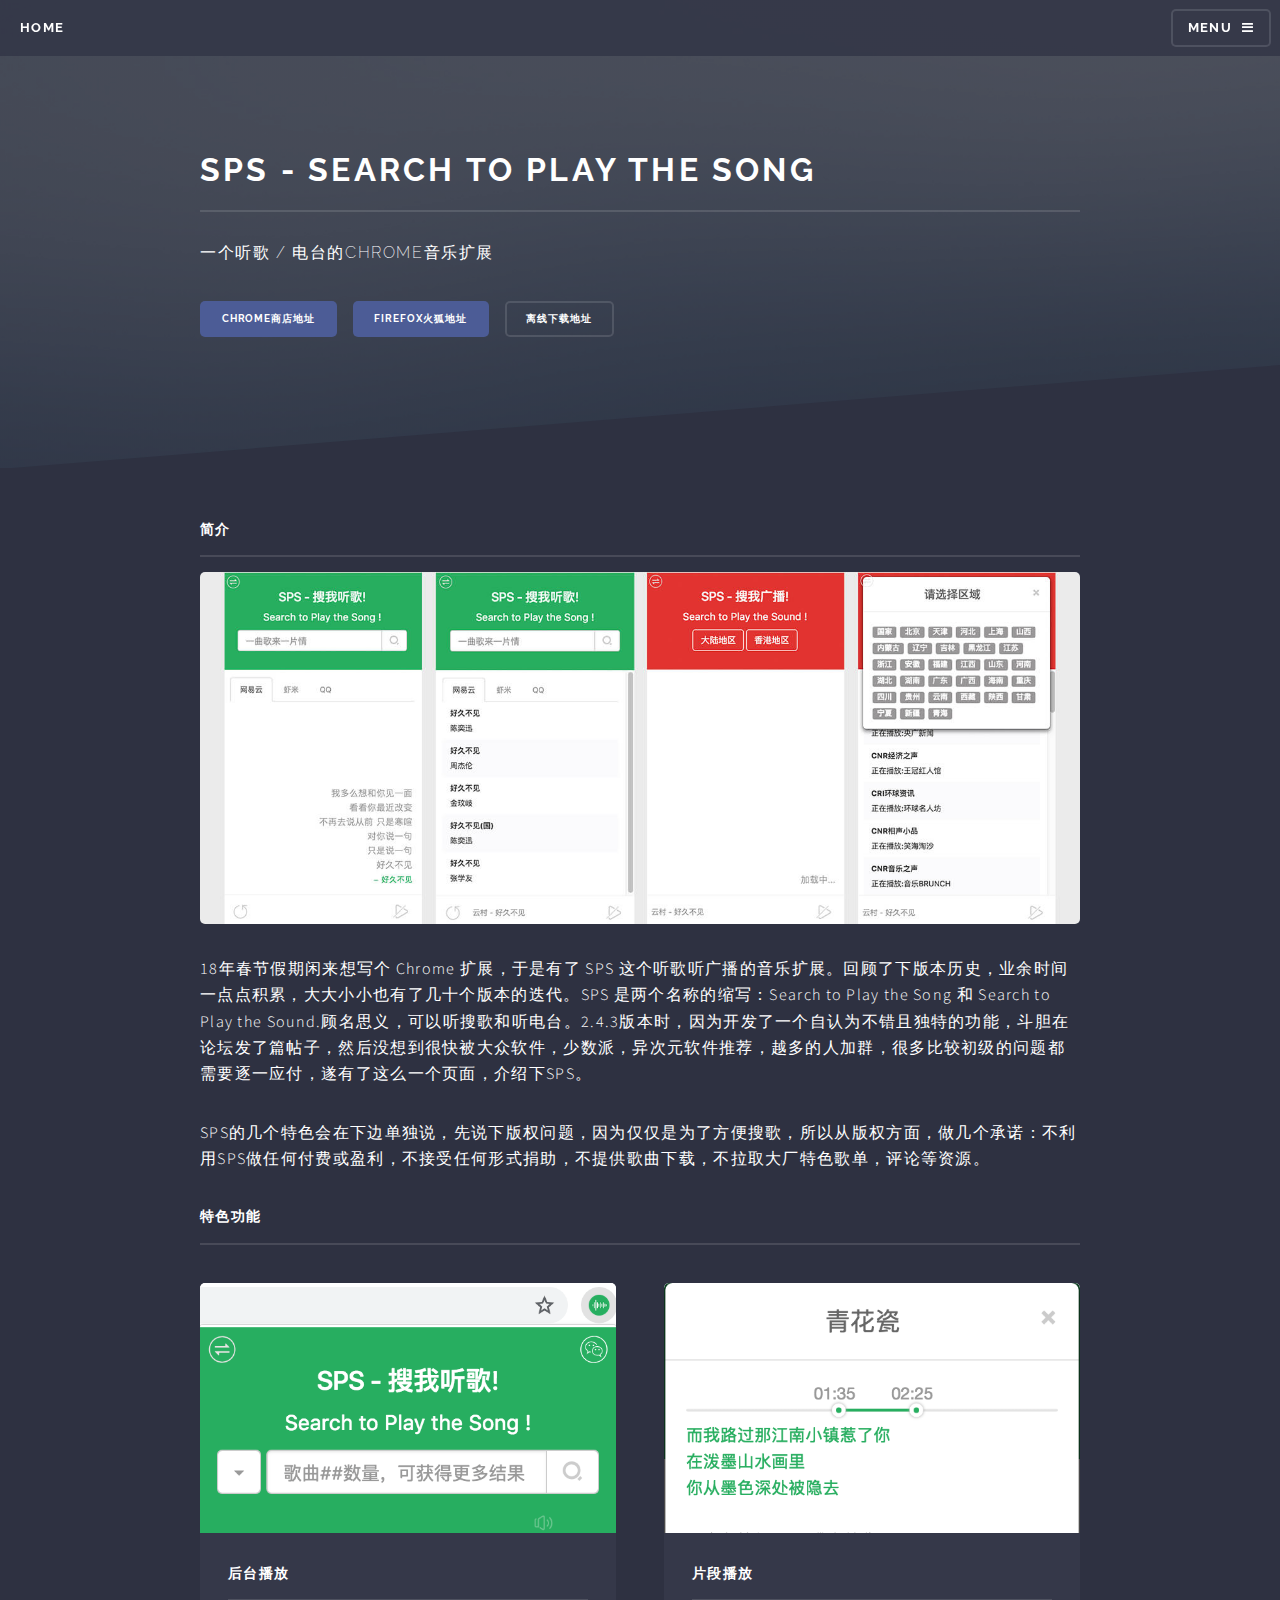
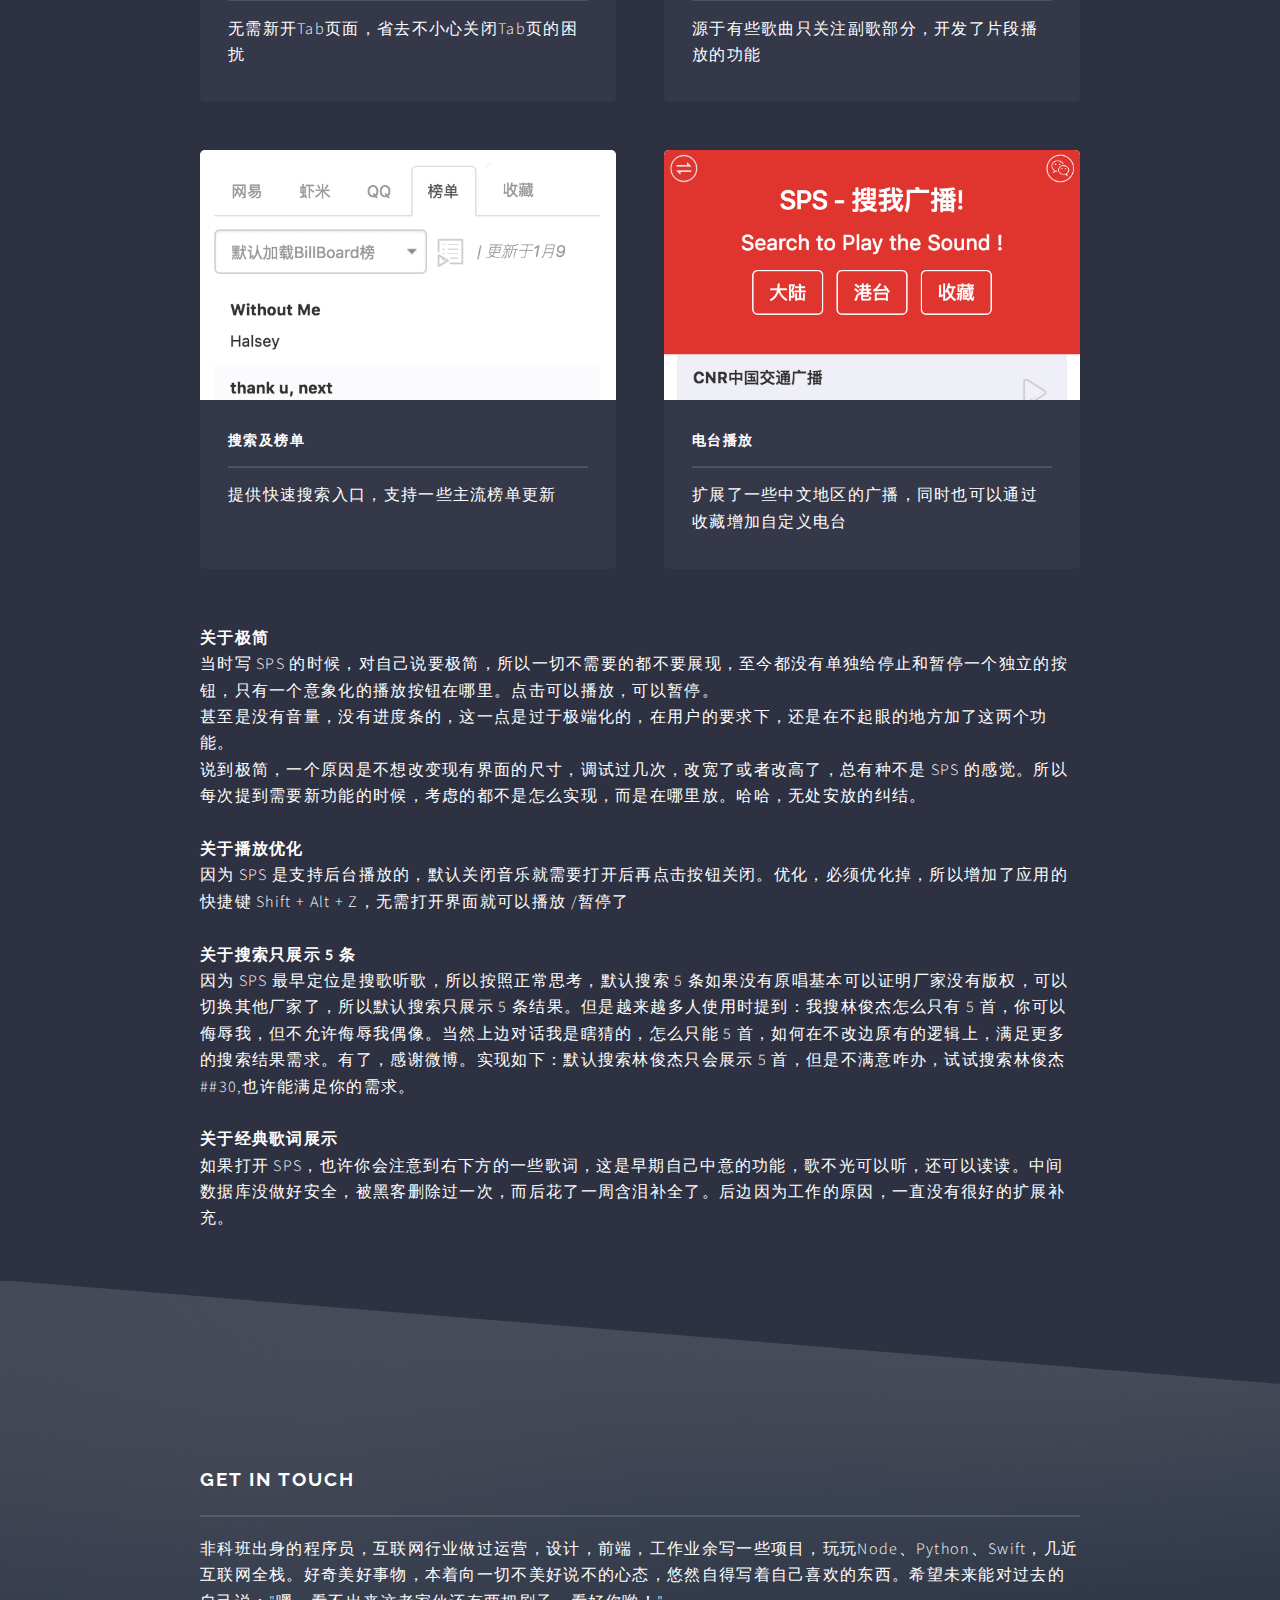
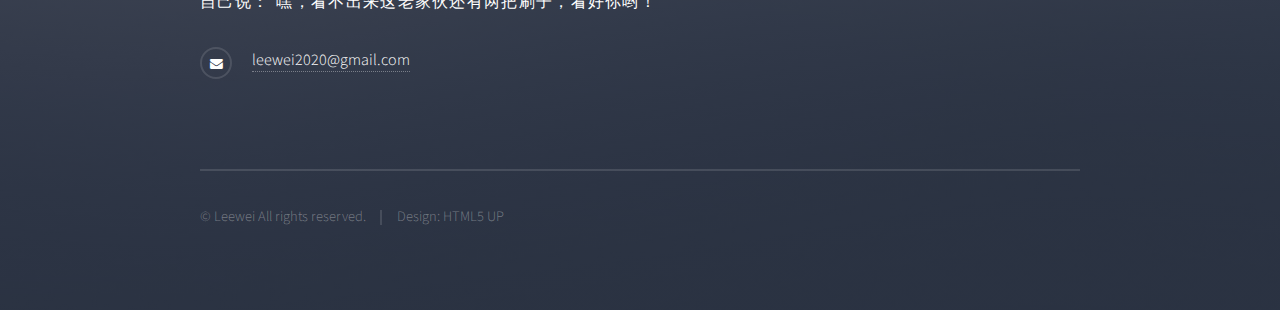
<file: sps.html>
<!DOCTYPE HTML>
<html>
	<head>
		<title>Leewei's Another Day</title>
		<meta charset="utf-8" />
		<meta name="viewport" content="width=device-width, initial-scale=1, user-scalable=no" />
		<link rel="shortcut icon" href="favicon.ico" />
		<link rel="stylesheet" href="assets/css/main.css" />
		<noscript><link rel="stylesheet" href="assets/css/noscript.css" /></noscript>
	</head>
	<body class="is-preload">

		<!-- Page Wrapper -->
			<div id="page-wrapper">

				<!-- Header -->
					<header id="header">
						<h1><a href="index.html">Home</a></h1>
						<nav>
							<a href="#menu">Menu</a>
						</nav>
					</header>

				<!-- Menu -->
					<nav id="menu">
						<div class="inner">
							<h2>Menu</h2>
							<ul class="links">
									<li><a href="index.html">Home</a></li>
									<li><a href="sps.html">SPS</a></li>
									<li><a href="https://itunes.apple.com/cn/app/remoteslides/id1440290859?mt=12" target="_blank">RemoteSlides</a></li>
									<li><a href="https://github.com/onvno/easy-pack" target="_blank">EasyPack</a></li>
									<li><a href="https://github.com/onvno/code-rhythm" target="_blank">code-rhythm</a></li>
							</ul>
							<a href="#" class="close">Close</a>
						</div>
					</nav>

				<!-- Wrapper -->
					<section id="wrapper">
						<header>
							<div class="inner">
								<h2>SPS - Search to Play the Song</h2>
								<p>一个听歌 / 电台的Chrome音乐扩展</p>
									<!-- <div class="box alt">
										<div class="row gtr-uniform">
											<div class="col-12"><span class="image fit"><img src="images/sps-banner.jpg" alt="" /></span></div>
										</div>
									</div> -->
								<ul class="actions small">
										<li><a href="https://chrome.google.com/webstore/detail/search-to-play-the-song/anfmgjkkbagjfdejhbjdiapgkbhpigpm?hl=zh-CN" target="_blank" class="button primary small">Chrome商店地址</a></li>
										<li><a href="https://addons.mozilla.org/zh-CN/firefox/addon/search-to-play-the-song/" target="_blank" class="button primary small">FireFox火狐地址</a></li>
										<li><a href="https://chrome-extension-downloader.com/" target="_blank" class="button small">离线下载地址</a></li>
								</ul>
							</div>
						</header>

						<!-- Content -->
							<div class="wrapper">
								<div class="inner">

									<h3 class="major">简介</h3>
									<div class="box alt">
										<div class="row gtr-uniform">
											<div class="col-12"><span class="image fit"><img src="images/sps-banner.jpg" alt="" /></span></div>
										</div>
									</div>

									<p>18年春节假期闲来想写个 Chrome 扩展，于是有了 SPS 这个听歌听广播的音乐扩展。回顾了下版本历史，业余时间一点点积累，大大小小也有了几十个版本的迭代。SPS 是两个名称的缩写：Search to Play the Song 和 Search to Play the Sound.顾名思义，可以听搜歌和听电台。2.4.3版本时，因为开发了一个自认为不错且独特的功能，斗胆在论坛发了篇帖子，然后没想到很快被大众软件，少数派，异次元软件推荐，越多的人加群，很多比较初级的问题都需要逐一应付，遂有了这么一个页面，介绍下SPS。</p>

									<p>SPS的几个特色会在下边单独说，先说下版权问题，因为仅仅是为了方便搜歌，所以从版权方面，做几个承诺：不利用SPS做任何付费或盈利，不接受任何形式捐助，不提供歌曲下载，不拉取大厂特色歌单，评论等资源。</p>

									<h3 class="major">特色功能</h3>

									<section class="features">
										<article>
											<a href="#" class="image"><img src="images/sps-back.png" alt="" /></a>
											<h3 class="major">后台播放</h3>
											<p>无需新开Tab页面，省去不小心关闭Tab页的困扰</p>
										</article>
										<article>
											<a href="#" class="image"><img src="images/sps-snippet.png" alt="" /></a>
											<h3 class="major">片段播放</h3>
											<p>源于有些歌曲只关注副歌部分，开发了片段播放的功能</p>
										</article>
										<article>
												<a href="#" class="image"><img src="images/sps-search.png" alt="" /></a>
												<h3 class="major">搜索及榜单</h3>
												<p>提供快速搜索入口，支持一些主流榜单更新</p>
											</article>
											<article>
												<a href="#" class="image"><img src="images/sps-radio.png" alt="" /></a>
												<h3 class="major">电台播放</h3>
												<p>扩展了一些中文地区的广播，同时也可以通过收藏增加自定义电台</p>
											</article>
									</section>
									<p>
											<b>关于极简</b><br />

											当时写 SPS 的时候，对自己说要极简，所以一切不需要的都不要展现，至今都没有单独给停止和暂停一个独立的按钮，只有一个意象化的播放按钮在哪里。点击可以播放，可以暂停。<br />
											
											甚至是没有音量，没有进度条的，这一点是过于极端化的，在用户的要求下，还是在不起眼的地方加了这两个功能。<br>
											
											说到极简，一个原因是不想改变现有界面的尺寸，调试过几次，改宽了或者改高了，总有种不是 SPS 的感觉。所以每次提到需要新功能的时候，考虑的都不是怎么实现，而是在哪里放。哈哈，无处安放的纠结。<br /><br />
											
											<b>关于播放优化</b><br />
											
											因为 SPS 是支持后台播放的，默认关闭音乐就需要打开后再点击按钮关闭。优化，必须优化掉，所以增加了应用的快捷键 Shift + Alt + Z，无需打开界面就可以播放 /暂停了<br /><br />
											
											<b>关于搜索只展示 5 条</b><br />
											
											因为 SPS 最早定位是搜歌听歌，所以按照正常思考，默认搜索 5 条如果没有原唱基本可以证明厂家没有版权，可以切换其他厂家了，所以默认搜索只展示 5 条结果。但是越来越多人使用时提到：我搜林俊杰怎么只有 5 首，你可以侮辱我，但不允许侮辱我偶像。当然上边对话我是瞎猜的，怎么只能 5 首，如何在不改边原有的逻辑上，满足更多的搜索结果需求。有了，感谢微博。实现如下：默认搜索林俊杰只会展示 5 首，但是不满意咋办，试试搜索林俊杰##30,也许能满足你的需求。<br /><br />
											
											<b>关于经典歌词展示</b><br />
											
											如果打开 SPS，也许你会注意到右下方的一些歌词，这是早期自己中意的功能，歌不光可以听，还可以读读。中间数据库没做好安全，被黑客删除过一次，而后花了一周含泪补全了。后边因为工作的原因，一直没有很好的扩展补充。

									</p>


								</div>
							</div>

					</section>

				<!-- Footer -->
				<section id="footer">
						<div class="inner">
							<h2 class="major">Get in touch</h2>
							<p>非科班出身的程序员，互联网行业做过运营，设计，前端，工作业余写一些项目，玩玩Node、Python、Swift，几近互联网全栈。好奇美好事物，本着向一切不美好说不的心态，悠然自得写着自己喜欢的东西。希望未来能对过去的自己说："嘿，看不出来这老家伙还有两把刷子，看好你哟！"</p>
							<ul class="contact">
								<!-- <li class="fa-home">
									Untitled Inc<br />
									1234 Somewhere Road Suite #2894<br />
									Nashville, TN 00000-0000
								</li> -->
								<!-- <li class="fa-phone">(000) 000-0000</li> -->
								<li class="fa-envelope"><a href="#">leewei2020@gmail.com</a></li>
								<!-- <li class="fa-twitter"><a href="#">twitter.com/untitled-tld</a></li> -->
								<!-- <li class="fa-facebook"><a href="#">facebook.com/untitled-tld</a></li> -->
								<!-- <li class="fa-instagram"><a href="#">instagram.com/untitled-tld</a></li> -->
							</ul>
							<ul class="copyright">
								<li>&copy; Leewei All rights reserved.</li><li>Design: HTML5 UP</li>
							</ul>
						</div>
					</section>

			</div>

		<!-- Scripts -->
			<script src="assets/js/jquery.min.js"></script>
			<script src="assets/js/jquery.scrollex.min.js"></script>
			<script src="assets/js/browser.min.js"></script>
			<script src="assets/js/breakpoints.min.js"></script>
			<script src="assets/js/util.js"></script>
			<script src="assets/js/main.js"></script>

	</body>
</html>
</file>
<file: assets/css/noscript.css>
/*
	Solid State by HTML5 UP
	html5up.net | @ajlkn
	Free for personal and commercial use under the CCA 3.0 license (html5up.net/license)
*/

/* Banner */

	body.is-preload #banner .logo {
		-moz-transform: none;
		-webkit-transform: none;
		-ms-transform: none;
		transform: none;
		opacity: 1;
	}

	body.is-preload #banner h2 {
		opacity: 1;
		-moz-transform: none;
		-webkit-transform: none;
		-ms-transform: none;
		transform: none;
		-moz-filter: none;
		-webkit-filter: none;
		-ms-filter: none;
		filter: none;
	}

	body.is-preload #banner p {
		opacity: 01;
		-moz-transform: none;
		-webkit-transform: none;
		-ms-transform: none;
		transform: none;
		-moz-filter: none;
		-webkit-filter: none;
		-ms-filter: none;
		filter: none;
	}
</file>
<file: assets/css/main.css>
@import url(font-awesome.min.css);
@import url("https://fonts.googleapis.com/css?family=Raleway:200,700|Source+Sans+Pro:300,600,300italic,600italic");

/*
	Solid State by HTML5 UP
	html5up.net | @ajlkn
	Free for personal and commercial use under the CCA 3.0 license (html5up.net/license)
*/

html, body, div, span, applet, object,
iframe, h1, h2, h3, h4, h5, h6, p, blockquote,
pre, a, abbr, acronym, address, big, cite,
code, del, dfn, em, img, ins, kbd, q, s, samp,
small, strike, strong, sub, sup, tt, var, b,
u, i, center, dl, dt, dd, ol, ul, li, fieldset,
form, label, legend, table, caption, tbody,
tfoot, thead, tr, th, td, article, aside,
canvas, details, embed, figure, figcaption,
footer, header, hgroup, menu, nav, output, ruby,
section, summary, time, mark, audio, video {
	margin: 0;
	padding: 0;
	border: 0;
	font-size: 100%;
	font: inherit;
	vertical-align: baseline;}

article, aside, details, figcaption, figure,
footer, header, hgroup, menu, nav, section {
	display: block;}

body {
	line-height: 1;
}

ol, ul {
	list-style: none;
}

blockquote, q {
	quotes: none;
}

	blockquote:before, blockquote:after, q:before, q:after {
		content: '';
		content: none;
	}

table {
	border-collapse: collapse;
	border-spacing: 0;
}

body {
	-webkit-text-size-adjust: none;
}

mark {
	background-color: transparent;
	color: inherit;
}

input::-moz-focus-inner {
	border: 0;
	padding: 0;
}

input, select, textarea {
	-moz-appearance: none;
	-webkit-appearance: none;
	-ms-appearance: none;
	appearance: none;
}

/* Basic */

	@-ms-viewport {
		width: device-width;
	}

	body {
		-ms-overflow-style: scrollbar;
	}

	@media screen and (max-width: 480px) {

		html, body {
			min-width: 320px;
		}

	}

	html {
		box-sizing: border-box;
	}

	*, *:before, *:after {
		box-sizing: inherit;
	}

	body {
		background-color: #2e3141;
		background-image: linear-gradient(to top, rgba(46, 49, 65, 0.8), rgba(46, 49, 65, 0.8)), url("../../images/bg.jpg");
		background-size: auto, cover;
		background-attachment: fixed, fixed;
		background-position: center, center;
	}

		body.is-preload *, body.is-preload *:before, body.is-preload *:after {
			-moz-animation: none !important;
			-webkit-animation: none !important;
			-ms-animation: none !important;
			animation: none !important;
			-moz-transition: none !important;
			-webkit-transition: none !important;
			-ms-transition: none !important;
			transition: none !important;
		}

/* Type */

	body, input, select, textarea {
		color: #ffffff;
		font-family: "Source Sans Pro", Helvetica, sans-serif;
		font-size: 16.5pt;
		font-weight: 300;
		line-height: 1.65;
	}

		@media screen and (max-width: 1680px) {

			body, input, select, textarea {
				font-size: 13pt;
			}

		}

		@media screen and (max-width: 1280px) {

			body, input, select, textarea {
				font-size: 12pt;
			}

		}

		@media screen and (max-width: 980px) {

			body, input, select, textarea {
				font-size: 12pt;
			}

		}

		@media screen and (max-width: 736px) {

			body, input, select, textarea {
				font-size: 12pt;
			}

		}

		@media screen and (max-width: 480px) {

			body, input, select, textarea {
				font-size: 12pt;
			}

		}

	a {
		-moz-transition: color 0.2s ease-in-out, border-bottom-color 0.2s ease-in-out;
		-webkit-transition: color 0.2s ease-in-out, border-bottom-color 0.2s ease-in-out;
		-ms-transition: color 0.2s ease-in-out, border-bottom-color 0.2s ease-in-out;
		transition: color 0.2s ease-in-out, border-bottom-color 0.2s ease-in-out;
		border-bottom: dotted 1px rgba(255, 255, 255, 0.35);
		color: #ffffff;
		text-decoration: none;
	}

		a:hover {
			border-bottom-color: transparent;
			color: #ffffff !important;
		}

		a.special:not(.button) {
			text-decoration: none;
			border-bottom: 0;
			display: block;
			font-family: Raleway, Helvetica, sans-serif;
			font-size: 0.8em;
			font-weight: 700;
			letter-spacing: 0.1em;
			margin: 0 0 2em 0;
			text-transform: uppercase;
		}

			a.special:not(.button):before {
				-moz-osx-font-smoothing: grayscale;
				-webkit-font-smoothing: antialiased;
				font-family: FontAwesome;
				font-style: normal;
				font-weight: normal;
				text-transform: none !important;
			}

			a.special:not(.button):before {
				-moz-transition: background-color 0.2s ease-in-out;
				-webkit-transition: background-color 0.2s ease-in-out;
				-ms-transition: background-color 0.2s ease-in-out;
				transition: background-color 0.2s ease-in-out;
				border-radius: 100%;
				border: solid 2px rgba(255, 255, 255, 0.125);
				content: '\f105';
				display: inline-block;
				font-size: 1.25em;
				height: 2em;
				line-height: 1.65em;
				margin-right: 0.85em;
				text-align: center;
				text-indent: 0.15em;
				vertical-align: middle;
				width: 2em;
			}

			a.special:not(.button):hover:before {
				background-color: rgba(255, 255, 255, 0.025);
			}

			a.special:not(.button):active:before {
				background-color: rgba(255, 255, 255, 0.075);
			}

	strong, b {
		color: #ffffff;
		font-weight: 600;
	}

	em, i {
		font-style: italic;
	}

	p {
		margin: 0 0 2em 0;
		letter-spacing: 1.3px;
	}

	h1, h2, h3, h4, h5, h6 {
		color: #ffffff;
		font-family: Raleway, Helvetica, sans-serif;
		font-weight: 700;
		letter-spacing: 0.1em;
		margin: 0 0 1em 0;
		text-transform: uppercase;
	}

		h1 a, h2 a, h3 a, h4 a, h5 a, h6 a {
			color: inherit;
			text-decoration: none;
			border-bottom: 0;
		}

		h1 span, h2 span, h3 span, h4 span, h5 span, h6 span {
			font-weight: 200;
		}

		h1.major, h2.major, h3.major, h4.major, h5.major, h6.major {
			padding-bottom: 1em;
			border-bottom: solid 2px rgba(255, 255, 255, 0.125);
		}

	h2 {
		font-size: 1.2em;
	}

	h3 {
		font-size: 0.9em;
	}

	h4 {
		font-size: 0.7em;
	}

	h5 {
		font-size: 0.7em;
	}

	h6 {
		font-size: 0.7em;
	}

	@media screen and (max-width: 736px) {

		h2 {
			font-size: 1em;
		}

		h3 {
			font-size: 0.8em;
		}

	}

	sub {
		font-size: 0.8em;
		position: relative;
		top: 0.5em;
	}

	sup {
		font-size: 0.8em;
		position: relative;
		top: -0.5em;
	}

	blockquote {
		border-left: solid 4px rgba(255, 255, 255, 0.125);
		font-style: italic;
		margin: 0 0 2em 0;
		padding: 0.5em 0 0.5em 2em;
	}

	code {
		background: rgba(255, 255, 255, 0.025);
		border-radius: 5px;
		border: solid 2px rgba(255, 255, 255, 0.125);
		font-family: "Courier New", monospace;
		font-size: 0.9em;
		margin: 0 0.25em;
		padding: 0.25em 0.65em;
	}

	pre {
		-webkit-overflow-scrolling: touch;
		font-family: "Courier New", monospace;
		font-size: 0.9em;
		margin: 0 0 2em 0;
	}

		pre code {
			display: block;
			line-height: 1.75em;
			padding: 1em 1.5em;
			overflow-x: auto;
		}

	hr {
		border: 0;
		border-bottom: solid 2px rgba(255, 255, 255, 0.125);
		margin: 2.5em 0;
	}

		hr.major {
			margin: 4em 0;
		}

	.align-left {
		text-align: left;
	}

	.align-center {
		text-align: center;
	}

	.align-right {
		text-align: right;
	}

/* Row */

	.row {
		display: flex;
		flex-wrap: wrap;
		box-sizing: border-box;
		align-items: stretch;
	}

		.row > * {
			box-sizing: border-box;
		}

		.row.gtr-uniform > * > :last-child {
			margin-bottom: 0;
		}

		.row.aln-left {
			justify-content: flex-start;
		}

		.row.aln-center {
			justify-content: center;
		}

		.row.aln-right {
			justify-content: flex-end;
		}

		.row.aln-top {
			align-items: flex-start;
		}

		.row.aln-middle {
			align-items: center;
		}

		.row.aln-bottom {
			align-items: flex-end;
		}

		.row > .imp {
			order: -1;
		}

		.row > .col-1 {
			width: 8.3333333333%;
		}

		.row > .off-1 {
			margin-left: 8.3333333333%;
		}

		.row > .col-2 {
			width: 16.6666666667%;
		}

		.row > .off-2 {
			margin-left: 16.6666666667%;
		}

		.row > .col-3 {
			width: 25%;
		}

		.row > .off-3 {
			margin-left: 25%;
		}

		.row > .col-4 {
			width: 33.3333333333%;
		}

		.row > .off-4 {
			margin-left: 33.3333333333%;
		}

		.row > .col-5 {
			width: 41.6666666667%;
		}

		.row > .off-5 {
			margin-left: 41.6666666667%;
		}

		.row > .col-6 {
			width: 50%;
		}

		.row > .off-6 {
			margin-left: 50%;
		}

		.row > .col-7 {
			width: 58.3333333333%;
		}

		.row > .off-7 {
			margin-left: 58.3333333333%;
		}

		.row > .col-8 {
			width: 66.6666666667%;
		}

		.row > .off-8 {
			margin-left: 66.6666666667%;
		}

		.row > .col-9 {
			width: 75%;
		}

		.row > .off-9 {
			margin-left: 75%;
		}

		.row > .col-10 {
			width: 83.3333333333%;
		}

		.row > .off-10 {
			margin-left: 83.3333333333%;
		}

		.row > .col-11 {
			width: 91.6666666667%;
		}

		.row > .off-11 {
			margin-left: 91.6666666667%;
		}

		.row > .col-12 {
			width: 100%;
		}

		.row > .off-12 {
			margin-left: 100%;
		}

		.row.gtr-0 {
			margin-top: 0;
			margin-left: 0em;
		}

			.row.gtr-0 > * {
				padding: 0 0 0 0em;
			}

			.row.gtr-0.gtr-uniform {
				margin-top: 0em;
			}

				.row.gtr-0.gtr-uniform > * {
					padding-top: 0em;
				}

		.row.gtr-25 {
			margin-top: 0;
			margin-left: -0.4375em;
		}

			.row.gtr-25 > * {
				padding: 0 0 0 0.4375em;
			}

			.row.gtr-25.gtr-uniform {
				margin-top: -0.4375em;
			}

				.row.gtr-25.gtr-uniform > * {
					padding-top: 0.4375em;
				}

		.row.gtr-50 {
			margin-top: 0;
			margin-left: -0.875em;
		}

			.row.gtr-50 > * {
				padding: 0 0 0 0.875em;
			}

			.row.gtr-50.gtr-uniform {
				margin-top: -0.875em;
			}

				.row.gtr-50.gtr-uniform > * {
					padding-top: 0.875em;
				}

		.row {
			margin-top: 0;
			margin-left: -1.75em;
		}

			.row > * {
				padding: 0 0 0 1.75em;
			}

			.row.gtr-uniform {
				margin-top: -1.75em;
			}

				.row.gtr-uniform > * {
					padding-top: 1.75em;
				}

		.row.gtr-150 {
			margin-top: 0;
			margin-left: -2.625em;
		}

			.row.gtr-150 > * {
				padding: 0 0 0 2.625em;
			}

			.row.gtr-150.gtr-uniform {
				margin-top: -2.625em;
			}

				.row.gtr-150.gtr-uniform > * {
					padding-top: 2.625em;
				}

		.row.gtr-200 {
			margin-top: 0;
			margin-left: -3.5em;
		}

			.row.gtr-200 > * {
				padding: 0 0 0 3.5em;
			}

			.row.gtr-200.gtr-uniform {
				margin-top: -3.5em;
			}

				.row.gtr-200.gtr-uniform > * {
					padding-top: 3.5em;
				}

		@media screen and (max-width: 1680px) {

			.row {
				display: flex;
				flex-wrap: wrap;
				box-sizing: border-box;
				align-items: stretch;
			}

				.row > * {
					box-sizing: border-box;
				}

				.row.gtr-uniform > * > :last-child {
					margin-bottom: 0;
				}

				.row.aln-left {
					justify-content: flex-start;
				}

				.row.aln-center {
					justify-content: center;
				}

				.row.aln-right {
					justify-content: flex-end;
				}

				.row.aln-top {
					align-items: flex-start;
				}

				.row.aln-middle {
					align-items: center;
				}

				.row.aln-bottom {
					align-items: flex-end;
				}

				.row > .imp-xlarge {
					order: -1;
				}

				.row > .col-1-xlarge {
					width: 8.3333333333%;
				}

				.row > .off-1-xlarge {
					margin-left: 8.3333333333%;
				}

				.row > .col-2-xlarge {
					width: 16.6666666667%;
				}

				.row > .off-2-xlarge {
					margin-left: 16.6666666667%;
				}

				.row > .col-3-xlarge {
					width: 25%;
				}

				.row > .off-3-xlarge {
					margin-left: 25%;
				}

				.row > .col-4-xlarge {
					width: 33.3333333333%;
				}

				.row > .off-4-xlarge {
					margin-left: 33.3333333333%;
				}

				.row > .col-5-xlarge {
					width: 41.6666666667%;
				}

				.row > .off-5-xlarge {
					margin-left: 41.6666666667%;
				}

				.row > .col-6-xlarge {
					width: 50%;
				}

				.row > .off-6-xlarge {
					margin-left: 50%;
				}

				.row > .col-7-xlarge {
					width: 58.3333333333%;
				}

				.row > .off-7-xlarge {
					margin-left: 58.3333333333%;
				}

				.row > .col-8-xlarge {
					width: 66.6666666667%;
				}

				.row > .off-8-xlarge {
					margin-left: 66.6666666667%;
				}

				.row > .col-9-xlarge {
					width: 75%;
				}

				.row > .off-9-xlarge {
					margin-left: 75%;
				}

				.row > .col-10-xlarge {
					width: 83.3333333333%;
				}

				.row > .off-10-xlarge {
					margin-left: 83.3333333333%;
				}

				.row > .col-11-xlarge {
					width: 91.6666666667%;
				}

				.row > .off-11-xlarge {
					margin-left: 91.6666666667%;
				}

				.row > .col-12-xlarge {
					width: 100%;
				}

				.row > .off-12-xlarge {
					margin-left: 100%;
				}

				.row.gtr-0 {
					margin-top: 0;
					margin-left: 0em;
				}

					.row.gtr-0 > * {
						padding: 0 0 0 0em;
					}

					.row.gtr-0.gtr-uniform {
						margin-top: 0em;
					}

						.row.gtr-0.gtr-uniform > * {
							padding-top: 0em;
						}

				.row.gtr-25 {
					margin-top: 0;
					margin-left: -0.4375em;
				}

					.row.gtr-25 > * {
						padding: 0 0 0 0.4375em;
					}

					.row.gtr-25.gtr-uniform {
						margin-top: -0.4375em;
					}

						.row.gtr-25.gtr-uniform > * {
							padding-top: 0.4375em;
						}

				.row.gtr-50 {
					margin-top: 0;
					margin-left: -0.875em;
				}

					.row.gtr-50 > * {
						padding: 0 0 0 0.875em;
					}

					.row.gtr-50.gtr-uniform {
						margin-top: -0.875em;
					}

						.row.gtr-50.gtr-uniform > * {
							padding-top: 0.875em;
						}

				.row {
					margin-top: 0;
					margin-left: -1.75em;
				}

					.row > * {
						padding: 0 0 0 1.75em;
					}

					.row.gtr-uniform {
						margin-top: -1.75em;
					}

						.row.gtr-uniform > * {
							padding-top: 1.75em;
						}

				.row.gtr-150 {
					margin-top: 0;
					margin-left: -2.625em;
				}

					.row.gtr-150 > * {
						padding: 0 0 0 2.625em;
					}

					.row.gtr-150.gtr-uniform {
						margin-top: -2.625em;
					}

						.row.gtr-150.gtr-uniform > * {
							padding-top: 2.625em;
						}

				.row.gtr-200 {
					margin-top: 0;
					margin-left: -3.5em;
				}

					.row.gtr-200 > * {
						padding: 0 0 0 3.5em;
					}

					.row.gtr-200.gtr-uniform {
						margin-top: -3.5em;
					}

						.row.gtr-200.gtr-uniform > * {
							padding-top: 3.5em;
						}

		}

		@media screen and (max-width: 1280px) {

			.row {
				display: flex;
				flex-wrap: wrap;
				box-sizing: border-box;
				align-items: stretch;
			}

				.row > * {
					box-sizing: border-box;
				}

				.row.gtr-uniform > * > :last-child {
					margin-bottom: 0;
				}

				.row.aln-left {
					justify-content: flex-start;
				}

				.row.aln-center {
					justify-content: center;
				}

				.row.aln-right {
					justify-content: flex-end;
				}

				.row.aln-top {
					align-items: flex-start;
				}

				.row.aln-middle {
					align-items: center;
				}

				.row.aln-bottom {
					align-items: flex-end;
				}

				.row > .imp-large {
					order: -1;
				}

				.row > .col-1-large {
					width: 8.3333333333%;
				}

				.row > .off-1-large {
					margin-left: 8.3333333333%;
				}

				.row > .col-2-large {
					width: 16.6666666667%;
				}

				.row > .off-2-large {
					margin-left: 16.6666666667%;
				}

				.row > .col-3-large {
					width: 25%;
				}

				.row > .off-3-large {
					margin-left: 25%;
				}

				.row > .col-4-large {
					width: 33.3333333333%;
				}

				.row > .off-4-large {
					margin-left: 33.3333333333%;
				}

				.row > .col-5-large {
					width: 41.6666666667%;
				}

				.row > .off-5-large {
					margin-left: 41.6666666667%;
				}

				.row > .col-6-large {
					width: 50%;
				}

				.row > .off-6-large {
					margin-left: 50%;
				}

				.row > .col-7-large {
					width: 58.3333333333%;
				}

				.row > .off-7-large {
					margin-left: 58.3333333333%;
				}

				.row > .col-8-large {
					width: 66.6666666667%;
				}

				.row > .off-8-large {
					margin-left: 66.6666666667%;
				}

				.row > .col-9-large {
					width: 75%;
				}

				.row > .off-9-large {
					margin-left: 75%;
				}

				.row > .col-10-large {
					width: 83.3333333333%;
				}

				.row > .off-10-large {
					margin-left: 83.3333333333%;
				}

				.row > .col-11-large {
					width: 91.6666666667%;
				}

				.row > .off-11-large {
					margin-left: 91.6666666667%;
				}

				.row > .col-12-large {
					width: 100%;
				}

				.row > .off-12-large {
					margin-left: 100%;
				}

				.row.gtr-0 {
					margin-top: 0;
					margin-left: 0em;
				}

					.row.gtr-0 > * {
						padding: 0 0 0 0em;
					}

					.row.gtr-0.gtr-uniform {
						margin-top: 0em;
					}

						.row.gtr-0.gtr-uniform > * {
							padding-top: 0em;
						}

				.row.gtr-25 {
					margin-top: 0;
					margin-left: -0.4375em;
				}

					.row.gtr-25 > * {
						padding: 0 0 0 0.4375em;
					}

					.row.gtr-25.gtr-uniform {
						margin-top: -0.4375em;
					}

						.row.gtr-25.gtr-uniform > * {
							padding-top: 0.4375em;
						}

				.row.gtr-50 {
					margin-top: 0;
					margin-left: -0.875em;
				}

					.row.gtr-50 > * {
						padding: 0 0 0 0.875em;
					}

					.row.gtr-50.gtr-uniform {
						margin-top: -0.875em;
					}

						.row.gtr-50.gtr-uniform > * {
							padding-top: 0.875em;
						}

				.row {
					margin-top: 0;
					margin-left: -1.75em;
				}

					.row > * {
						padding: 0 0 0 1.75em;
					}

					.row.gtr-uniform {
						margin-top: -1.75em;
					}

						.row.gtr-uniform > * {
							padding-top: 1.75em;
						}

				.row.gtr-150 {
					margin-top: 0;
					margin-left: -2.625em;
				}

					.row.gtr-150 > * {
						padding: 0 0 0 2.625em;
					}

					.row.gtr-150.gtr-uniform {
						margin-top: -2.625em;
					}

						.row.gtr-150.gtr-uniform > * {
							padding-top: 2.625em;
						}

				.row.gtr-200 {
					margin-top: 0;
					margin-left: -3.5em;
				}

					.row.gtr-200 > * {
						padding: 0 0 0 3.5em;
					}

					.row.gtr-200.gtr-uniform {
						margin-top: -3.5em;
					}

						.row.gtr-200.gtr-uniform > * {
							padding-top: 3.5em;
						}

		}

		@media screen and (max-width: 980px) {

			.row {
				display: flex;
				flex-wrap: wrap;
				box-sizing: border-box;
				align-items: stretch;
			}

				.row > * {
					box-sizing: border-box;
				}

				.row.gtr-uniform > * > :last-child {
					margin-bottom: 0;
				}

				.row.aln-left {
					justify-content: flex-start;
				}

				.row.aln-center {
					justify-content: center;
				}

				.row.aln-right {
					justify-content: flex-end;
				}

				.row.aln-top {
					align-items: flex-start;
				}

				.row.aln-middle {
					align-items: center;
				}

				.row.aln-bottom {
					align-items: flex-end;
				}

				.row > .imp-medium {
					order: -1;
				}

				.row > .col-1-medium {
					width: 8.3333333333%;
				}

				.row > .off-1-medium {
					margin-left: 8.3333333333%;
				}

				.row > .col-2-medium {
					width: 16.6666666667%;
				}

				.row > .off-2-medium {
					margin-left: 16.6666666667%;
				}

				.row > .col-3-medium {
					width: 25%;
				}

				.row > .off-3-medium {
					margin-left: 25%;
				}

				.row > .col-4-medium {
					width: 33.3333333333%;
				}

				.row > .off-4-medium {
					margin-left: 33.3333333333%;
				}

				.row > .col-5-medium {
					width: 41.6666666667%;
				}

				.row > .off-5-medium {
					margin-left: 41.6666666667%;
				}

				.row > .col-6-medium {
					width: 50%;
				}

				.row > .off-6-medium {
					margin-left: 50%;
				}

				.row > .col-7-medium {
					width: 58.3333333333%;
				}

				.row > .off-7-medium {
					margin-left: 58.3333333333%;
				}

				.row > .col-8-medium {
					width: 66.6666666667%;
				}

				.row > .off-8-medium {
					margin-left: 66.6666666667%;
				}

				.row > .col-9-medium {
					width: 75%;
				}

				.row > .off-9-medium {
					margin-left: 75%;
				}

				.row > .col-10-medium {
					width: 83.3333333333%;
				}

				.row > .off-10-medium {
					margin-left: 83.3333333333%;
				}

				.row > .col-11-medium {
					width: 91.6666666667%;
				}

				.row > .off-11-medium {
					margin-left: 91.6666666667%;
				}

				.row > .col-12-medium {
					width: 100%;
				}

				.row > .off-12-medium {
					margin-left: 100%;
				}

				.row.gtr-0 {
					margin-top: 0;
					margin-left: 0em;
				}

					.row.gtr-0 > * {
						padding: 0 0 0 0em;
					}

					.row.gtr-0.gtr-uniform {
						margin-top: 0em;
					}

						.row.gtr-0.gtr-uniform > * {
							padding-top: 0em;
						}

				.row.gtr-25 {
					margin-top: 0;
					margin-left: -0.4375em;
				}

					.row.gtr-25 > * {
						padding: 0 0 0 0.4375em;
					}

					.row.gtr-25.gtr-uniform {
						margin-top: -0.4375em;
					}

						.row.gtr-25.gtr-uniform > * {
							padding-top: 0.4375em;
						}

				.row.gtr-50 {
					margin-top: 0;
					margin-left: -0.875em;
				}

					.row.gtr-50 > * {
						padding: 0 0 0 0.875em;
					}

					.row.gtr-50.gtr-uniform {
						margin-top: -0.875em;
					}

						.row.gtr-50.gtr-uniform > * {
							padding-top: 0.875em;
						}

				.row {
					margin-top: 0;
					margin-left: -1.75em;
				}

					.row > * {
						padding: 0 0 0 1.75em;
					}

					.row.gtr-uniform {
						margin-top: -1.75em;
					}

						.row.gtr-uniform > * {
							padding-top: 1.75em;
						}

				.row.gtr-150 {
					margin-top: 0;
					margin-left: -2.625em;
				}

					.row.gtr-150 > * {
						padding: 0 0 0 2.625em;
					}

					.row.gtr-150.gtr-uniform {
						margin-top: -2.625em;
					}

						.row.gtr-150.gtr-uniform > * {
							padding-top: 2.625em;
						}

				.row.gtr-200 {
					margin-top: 0;
					margin-left: -3.5em;
				}

					.row.gtr-200 > * {
						padding: 0 0 0 3.5em;
					}

					.row.gtr-200.gtr-uniform {
						margin-top: -3.5em;
					}

						.row.gtr-200.gtr-uniform > * {
							padding-top: 3.5em;
						}

		}

		@media screen and (max-width: 736px) {

			.row {
				display: flex;
				flex-wrap: wrap;
				box-sizing: border-box;
				align-items: stretch;
			}

				.row > * {
					box-sizing: border-box;
				}

				.row.gtr-uniform > * > :last-child {
					margin-bottom: 0;
				}

				.row.aln-left {
					justify-content: flex-start;
				}

				.row.aln-center {
					justify-content: center;
				}

				.row.aln-right {
					justify-content: flex-end;
				}

				.row.aln-top {
					align-items: flex-start;
				}

				.row.aln-middle {
					align-items: center;
				}

				.row.aln-bottom {
					align-items: flex-end;
				}

				.row > .imp-small {
					order: -1;
				}

				.row > .col-1-small {
					width: 8.3333333333%;
				}

				.row > .off-1-small {
					margin-left: 8.3333333333%;
				}

				.row > .col-2-small {
					width: 16.6666666667%;
				}

				.row > .off-2-small {
					margin-left: 16.6666666667%;
				}

				.row > .col-3-small {
					width: 25%;
				}

				.row > .off-3-small {
					margin-left: 25%;
				}

				.row > .col-4-small {
					width: 33.3333333333%;
				}

				.row > .off-4-small {
					margin-left: 33.3333333333%;
				}

				.row > .col-5-small {
					width: 41.6666666667%;
				}

				.row > .off-5-small {
					margin-left: 41.6666666667%;
				}

				.row > .col-6-small {
					width: 50%;
				}

				.row > .off-6-small {
					margin-left: 50%;
				}

				.row > .col-7-small {
					width: 58.3333333333%;
				}

				.row > .off-7-small {
					margin-left: 58.3333333333%;
				}

				.row > .col-8-small {
					width: 66.6666666667%;
				}

				.row > .off-8-small {
					margin-left: 66.6666666667%;
				}

				.row > .col-9-small {
					width: 75%;
				}

				.row > .off-9-small {
					margin-left: 75%;
				}

				.row > .col-10-small {
					width: 83.3333333333%;
				}

				.row > .off-10-small {
					margin-left: 83.3333333333%;
				}

				.row > .col-11-small {
					width: 91.6666666667%;
				}

				.row > .off-11-small {
					margin-left: 91.6666666667%;
				}

				.row > .col-12-small {
					width: 100%;
				}

				.row > .off-12-small {
					margin-left: 100%;
				}

				.row.gtr-0 {
					margin-top: 0;
					margin-left: 0em;
				}

					.row.gtr-0 > * {
						padding: 0 0 0 0em;
					}

					.row.gtr-0.gtr-uniform {
						margin-top: 0em;
					}

						.row.gtr-0.gtr-uniform > * {
							padding-top: 0em;
						}

				.row.gtr-25 {
					margin-top: 0;
					margin-left: -0.3125em;
				}

					.row.gtr-25 > * {
						padding: 0 0 0 0.3125em;
					}

					.row.gtr-25.gtr-uniform {
						margin-top: -0.3125em;
					}

						.row.gtr-25.gtr-uniform > * {
							padding-top: 0.3125em;
						}

				.row.gtr-50 {
					margin-top: 0;
					margin-left: -0.625em;
				}

					.row.gtr-50 > * {
						padding: 0 0 0 0.625em;
					}

					.row.gtr-50.gtr-uniform {
						margin-top: -0.625em;
					}

						.row.gtr-50.gtr-uniform > * {
							padding-top: 0.625em;
						}

				.row {
					margin-top: 0;
					margin-left: -1.25em;
				}

					.row > * {
						padding: 0 0 0 1.25em;
					}

					.row.gtr-uniform {
						margin-top: -1.25em;
					}

						.row.gtr-uniform > * {
							padding-top: 1.25em;
						}

				.row.gtr-150 {
					margin-top: 0;
					margin-left: -1.875em;
				}

					.row.gtr-150 > * {
						padding: 0 0 0 1.875em;
					}

					.row.gtr-150.gtr-uniform {
						margin-top: -1.875em;
					}

						.row.gtr-150.gtr-uniform > * {
							padding-top: 1.875em;
						}

				.row.gtr-200 {
					margin-top: 0;
					margin-left: -2.5em;
				}

					.row.gtr-200 > * {
						padding: 0 0 0 2.5em;
					}

					.row.gtr-200.gtr-uniform {
						margin-top: -2.5em;
					}

						.row.gtr-200.gtr-uniform > * {
							padding-top: 2.5em;
						}

		}

		@media screen and (max-width: 480px) {

			.row {
				display: flex;
				flex-wrap: wrap;
				box-sizing: border-box;
				align-items: stretch;
			}

				.row > * {
					box-sizing: border-box;
				}

				.row.gtr-uniform > * > :last-child {
					margin-bottom: 0;
				}

				.row.aln-left {
					justify-content: flex-start;
				}

				.row.aln-center {
					justify-content: center;
				}

				.row.aln-right {
					justify-content: flex-end;
				}

				.row.aln-top {
					align-items: flex-start;
				}

				.row.aln-middle {
					align-items: center;
				}

				.row.aln-bottom {
					align-items: flex-end;
				}

				.row > .imp-xsmall {
					order: -1;
				}

				.row > .col-1-xsmall {
					width: 8.3333333333%;
				}

				.row > .off-1-xsmall {
					margin-left: 8.3333333333%;
				}

				.row > .col-2-xsmall {
					width: 16.6666666667%;
				}

				.row > .off-2-xsmall {
					margin-left: 16.6666666667%;
				}

				.row > .col-3-xsmall {
					width: 25%;
				}

				.row > .off-3-xsmall {
					margin-left: 25%;
				}

				.row > .col-4-xsmall {
					width: 33.3333333333%;
				}

				.row > .off-4-xsmall {
					margin-left: 33.3333333333%;
				}

				.row > .col-5-xsmall {
					width: 41.6666666667%;
				}

				.row > .off-5-xsmall {
					margin-left: 41.6666666667%;
				}

				.row > .col-6-xsmall {
					width: 50%;
				}

				.row > .off-6-xsmall {
					margin-left: 50%;
				}

				.row > .col-7-xsmall {
					width: 58.3333333333%;
				}

				.row > .off-7-xsmall {
					margin-left: 58.3333333333%;
				}

				.row > .col-8-xsmall {
					width: 66.6666666667%;
				}

				.row > .off-8-xsmall {
					margin-left: 66.6666666667%;
				}

				.row > .col-9-xsmall {
					width: 75%;
				}

				.row > .off-9-xsmall {
					margin-left: 75%;
				}

				.row > .col-10-xsmall {
					width: 83.3333333333%;
				}

				.row > .off-10-xsmall {
					margin-left: 83.3333333333%;
				}

				.row > .col-11-xsmall {
					width: 91.6666666667%;
				}

				.row > .off-11-xsmall {
					margin-left: 91.6666666667%;
				}

				.row > .col-12-xsmall {
					width: 100%;
				}

				.row > .off-12-xsmall {
					margin-left: 100%;
				}

				.row.gtr-0 {
					margin-top: 0;
					margin-left: 0em;
				}

					.row.gtr-0 > * {
						padding: 0 0 0 0em;
					}

					.row.gtr-0.gtr-uniform {
						margin-top: 0em;
					}

						.row.gtr-0.gtr-uniform > * {
							padding-top: 0em;
						}

				.row.gtr-25 {
					margin-top: 0;
					margin-left: -0.3125em;
				}

					.row.gtr-25 > * {
						padding: 0 0 0 0.3125em;
					}

					.row.gtr-25.gtr-uniform {
						margin-top: -0.3125em;
					}

						.row.gtr-25.gtr-uniform > * {
							padding-top: 0.3125em;
						}

				.row.gtr-50 {
					margin-top: 0;
					margin-left: -0.625em;
				}

					.row.gtr-50 > * {
						padding: 0 0 0 0.625em;
					}

					.row.gtr-50.gtr-uniform {
						margin-top: -0.625em;
					}

						.row.gtr-50.gtr-uniform > * {
							padding-top: 0.625em;
						}

				.row {
					margin-top: 0;
					margin-left: -1.25em;
				}

					.row > * {
						padding: 0 0 0 1.25em;
					}

					.row.gtr-uniform {
						margin-top: -1.25em;
					}

						.row.gtr-uniform > * {
							padding-top: 1.25em;
						}

				.row.gtr-150 {
					margin-top: 0;
					margin-left: -1.875em;
				}

					.row.gtr-150 > * {
						padding: 0 0 0 1.875em;
					}

					.row.gtr-150.gtr-uniform {
						margin-top: -1.875em;
					}

						.row.gtr-150.gtr-uniform > * {
							padding-top: 1.875em;
						}

				.row.gtr-200 {
					margin-top: 0;
					margin-left: -2.5em;
				}

					.row.gtr-200 > * {
						padding: 0 0 0 2.5em;
					}

					.row.gtr-200.gtr-uniform {
						margin-top: -2.5em;
					}

						.row.gtr-200.gtr-uniform > * {
							padding-top: 2.5em;
						}

		}

		@media screen and (max-width: 360px) {

			.row {
				display: flex;
				flex-wrap: wrap;
				box-sizing: border-box;
				align-items: stretch;
			}

				.row > * {
					box-sizing: border-box;
				}

				.row.gtr-uniform > * > :last-child {
					margin-bottom: 0;
				}

				.row.aln-left {
					justify-content: flex-start;
				}

				.row.aln-center {
					justify-content: center;
				}

				.row.aln-right {
					justify-content: flex-end;
				}

				.row.aln-top {
					align-items: flex-start;
				}

				.row.aln-middle {
					align-items: center;
				}

				.row.aln-bottom {
					align-items: flex-end;
				}

				.row > .imp-xxsmall {
					order: -1;
				}

				.row > .col-1-xxsmall {
					width: 8.3333333333%;
				}

				.row > .off-1-xxsmall {
					margin-left: 8.3333333333%;
				}

				.row > .col-2-xxsmall {
					width: 16.6666666667%;
				}

				.row > .off-2-xxsmall {
					margin-left: 16.6666666667%;
				}

				.row > .col-3-xxsmall {
					width: 25%;
				}

				.row > .off-3-xxsmall {
					margin-left: 25%;
				}

				.row > .col-4-xxsmall {
					width: 33.3333333333%;
				}

				.row > .off-4-xxsmall {
					margin-left: 33.3333333333%;
				}

				.row > .col-5-xxsmall {
					width: 41.6666666667%;
				}

				.row > .off-5-xxsmall {
					margin-left: 41.6666666667%;
				}

				.row > .col-6-xxsmall {
					width: 50%;
				}

				.row > .off-6-xxsmall {
					margin-left: 50%;
				}

				.row > .col-7-xxsmall {
					width: 58.3333333333%;
				}

				.row > .off-7-xxsmall {
					margin-left: 58.3333333333%;
				}

				.row > .col-8-xxsmall {
					width: 66.6666666667%;
				}

				.row > .off-8-xxsmall {
					margin-left: 66.6666666667%;
				}

				.row > .col-9-xxsmall {
					width: 75%;
				}

				.row > .off-9-xxsmall {
					margin-left: 75%;
				}

				.row > .col-10-xxsmall {
					width: 83.3333333333%;
				}

				.row > .off-10-xxsmall {
					margin-left: 83.3333333333%;
				}

				.row > .col-11-xxsmall {
					width: 91.6666666667%;
				}

				.row > .off-11-xxsmall {
					margin-left: 91.6666666667%;
				}

				.row > .col-12-xxsmall {
					width: 100%;
				}

				.row > .off-12-xxsmall {
					margin-left: 100%;
				}

				.row.gtr-0 {
					margin-top: 0;
					margin-left: 0em;
				}

					.row.gtr-0 > * {
						padding: 0 0 0 0em;
					}

					.row.gtr-0.gtr-uniform {
						margin-top: 0em;
					}

						.row.gtr-0.gtr-uniform > * {
							padding-top: 0em;
						}

				.row.gtr-25 {
					margin-top: 0;
					margin-left: -0.3125em;
				}

					.row.gtr-25 > * {
						padding: 0 0 0 0.3125em;
					}

					.row.gtr-25.gtr-uniform {
						margin-top: -0.3125em;
					}

						.row.gtr-25.gtr-uniform > * {
							padding-top: 0.3125em;
						}

				.row.gtr-50 {
					margin-top: 0;
					margin-left: -0.625em;
				}

					.row.gtr-50 > * {
						padding: 0 0 0 0.625em;
					}

					.row.gtr-50.gtr-uniform {
						margin-top: -0.625em;
					}

						.row.gtr-50.gtr-uniform > * {
							padding-top: 0.625em;
						}

				.row {
					margin-top: 0;
					margin-left: -1.25em;
				}

					.row > * {
						padding: 0 0 0 1.25em;
					}

					.row.gtr-uniform {
						margin-top: -1.25em;
					}

						.row.gtr-uniform > * {
							padding-top: 1.25em;
						}

				.row.gtr-150 {
					margin-top: 0;
					margin-left: -1.875em;
				}

					.row.gtr-150 > * {
						padding: 0 0 0 1.875em;
					}

					.row.gtr-150.gtr-uniform {
						margin-top: -1.875em;
					}

						.row.gtr-150.gtr-uniform > * {
							padding-top: 1.875em;
						}

				.row.gtr-200 {
					margin-top: 0;
					margin-left: -2.5em;
				}

					.row.gtr-200 > * {
						padding: 0 0 0 2.5em;
					}

					.row.gtr-200.gtr-uniform {
						margin-top: -2.5em;
					}

						.row.gtr-200.gtr-uniform > * {
							padding-top: 2.5em;
						}

		}

/* Section/Article */

	section.special, article.special {
		text-align: center;
	}

/* Form */

	form {
		margin: 0 0 2em 0;
	}

		form > :last-child {
			margin-bottom: 0;
		}

		form > .fields {
			display: -moz-flex;
			display: -webkit-flex;
			display: -ms-flex;
			display: flex;
			-moz-flex-wrap: wrap;
			-webkit-flex-wrap: wrap;
			-ms-flex-wrap: wrap;
			flex-wrap: wrap;
			width: calc(100% + 3em);
			margin: -1.5em 0 2em -1.5em;
		}

			form > .fields > .field {
				-moz-flex-grow: 0;
				-webkit-flex-grow: 0;
				-ms-flex-grow: 0;
				flex-grow: 0;
				-moz-flex-shrink: 0;
				-webkit-flex-shrink: 0;
				-ms-flex-shrink: 0;
				flex-shrink: 0;
				padding: 1.5em 0 0 1.5em;
				width: calc(100% - 1.5em);
			}

				form > .fields > .field.half {
					width: calc(50% - 0.75em);
				}

				form > .fields > .field.third {
					width: calc(100%/3 - 0.5em);
				}

				form > .fields > .field.quarter {
					width: calc(25% - 0.375em);
				}

		@media screen and (max-width: 480px) {

			form > .fields {
				width: calc(100% + 3em);
				margin: -1.5em 0 2em -1.5em;
			}

				form > .fields > .field {
					padding: 1.5em 0 0 1.5em;
					width: calc(100% - 1.5em);
				}

					form > .fields > .field.half {
						width: calc(100% - 1.5em);
					}

					form > .fields > .field.third {
						width: calc(100% - 1.5em);
					}

					form > .fields > .field.quarter {
						width: calc(100% - 1.5em);
					}

		}

	label {
		color: #ffffff;
		display: block;
		font-family: Raleway, Helvetica, sans-serif;
		font-size: 0.8em;
		font-weight: 700;
		letter-spacing: 0.1em;
		margin: 0 0 0.7em 0;
		text-transform: uppercase;
	}

	input[type="text"],
	input[type="password"],
	input[type="email"],
	input[type="tel"],
	select,
	textarea {
		-moz-appearance: none;
		-webkit-appearance: none;
		-ms-appearance: none;
		appearance: none;
		background: rgba(255, 255, 255, 0.025);
		border-radius: 5px;
		border: none;
		border: solid 2px rgba(255, 255, 255, 0.125);
		color: inherit;
		display: block;
		outline: 0;
		padding: 0 1em;
		text-decoration: none;
		width: 100%;
	}

		input[type="text"]:invalid,
		input[type="password"]:invalid,
		input[type="email"]:invalid,
		input[type="tel"]:invalid,
		select:invalid,
		textarea:invalid {
			box-shadow: none;
		}

		input[type="text"]:focus,
		input[type="password"]:focus,
		input[type="email"]:focus,
		input[type="tel"]:focus,
		select:focus,
		textarea:focus {
			border-color: #5b6ba6;
		}

	select {
		background-image: url("data:image/svg+xml;charset=utf8,%3Csvg xmlns='http://www.w3.org/2000/svg' width='40' height='40' preserveAspectRatio='none' viewBox='0 0 40 40'%3E%3Cpath d='M9.4,12.3l10.4,10.4l10.4-10.4c0.2-0.2,0.5-0.4,0.9-0.4c0.3,0,0.6,0.1,0.9,0.4l3.3,3.3c0.2,0.2,0.4,0.5,0.4,0.9 c0,0.4-0.1,0.6-0.4,0.9L20.7,31.9c-0.2,0.2-0.5,0.4-0.9,0.4c-0.3,0-0.6-0.1-0.9-0.4L4.3,17.3c-0.2-0.2-0.4-0.5-0.4-0.9 c0-0.4,0.1-0.6,0.4-0.9l3.3-3.3c0.2-0.2,0.5-0.4,0.9-0.4S9.1,12.1,9.4,12.3z' fill='rgba(255, 255, 255, 0.125)' /%3E%3C/svg%3E");
		background-size: 1.25rem;
		background-repeat: no-repeat;
		background-position: calc(100% - 1rem) center;
		height: 2.75em;
		padding-right: 2.75em;
		text-overflow: ellipsis;
	}

		select option {
			color: #ffffff;
			background: #2e3141;
		}

		select:focus::-ms-value {
			background-color: transparent;
		}

		select::-ms-expand {
			display: none;
		}

	input[type="text"],
	input[type="password"],
	input[type="email"],
	select {
		height: 2.75em;
	}

	textarea {
		padding: 0.75em 1em;
	}

	input[type="checkbox"],
	input[type="radio"] {
		-moz-appearance: none;
		-webkit-appearance: none;
		-ms-appearance: none;
		appearance: none;
		display: block;
		float: left;
		margin-right: -2em;
		opacity: 0;
		width: 1em;
		z-index: -1;
	}

		input[type="checkbox"] + label,
		input[type="radio"] + label {
			text-decoration: none;
			color: #ffffff;
			cursor: pointer;
			display: inline-block;
			font-size: 1em;
			font-family: "Source Sans Pro", Helvetica, sans-serif;
			text-transform: none;
			letter-spacing: 0;
			font-weight: 300;
			padding-left: 2.4em;
			padding-right: 0.75em;
			position: relative;
		}

			input[type="checkbox"] + label:before,
			input[type="radio"] + label:before {
				-moz-osx-font-smoothing: grayscale;
				-webkit-font-smoothing: antialiased;
				font-family: FontAwesome;
				font-style: normal;
				font-weight: normal;
				text-transform: none !important;
			}

			input[type="checkbox"] + label:before,
			input[type="radio"] + label:before {
				background: rgba(255, 255, 255, 0.025);
				border-radius: 5px;
				border: solid 2px rgba(255, 255, 255, 0.125);
				content: '';
				display: inline-block;
				height: 1.65em;
				left: 0;
				line-height: 1.58125em;
				position: absolute;
				text-align: center;
				top: 0;
				width: 1.65em;
			}

		input[type="checkbox"]:checked + label:before,
		input[type="radio"]:checked + label:before {
			background: #ffffff;
			border-color: #ffffff;
			content: '\f00c';
			color: #2e3141;
		}

		input[type="checkbox"]:focus + label:before,
		input[type="radio"]:focus + label:before {
			border-color: #4c5c96;
		}

	input[type="checkbox"] + label:before {
		border-radius: 5px;
	}

	input[type="radio"] + label:before {
		border-radius: 100%;
	}

	::-webkit-input-placeholder {
		color: rgba(255, 255, 255, 0.35) !important;
		opacity: 1.0;
	}

	:-moz-placeholder {
		color: rgba(255, 255, 255, 0.35) !important;
		opacity: 1.0;
	}

	::-moz-placeholder {
		color: rgba(255, 255, 255, 0.35) !important;
		opacity: 1.0;
	}

	:-ms-input-placeholder {
		color: rgba(255, 255, 255, 0.35) !important;
		opacity: 1.0;
	}

/* Box */

	.box {
		border-radius: 5px;
		border: solid 2px rgba(255, 255, 255, 0.125);
		margin-bottom: 2em;
		padding: 1.5em;
	}

		.box > :last-child,
		.box > :last-child > :last-child,
		.box > :last-child > :last-child > :last-child {
			margin-bottom: 0;
		}

		.box.alt {
			border: 0;
			border-radius: 0;
			padding: 0;
		}

/* Icon */

	.icon {
		text-decoration: none;
		border-bottom: none;
		position: relative;
	}

		.icon:before {
			-moz-osx-font-smoothing: grayscale;
			-webkit-font-smoothing: antialiased;
			font-family: FontAwesome;
			font-style: normal;
			font-weight: normal;
			text-transform: none !important;
		}

		.icon > .label {
			display: none;
		}

/* Image */

	.image {
		border-radius: 5px;
		border: 0;
		display: inline-block;
		position: relative;
	}

		.image img {
			border-radius: 5px;
			display: block;
		}

		.image.left, .image.right {
			max-width: 40%;
		}

			.image.left img, .image.right img {
				width: 100%;
			}

		.image.left {
			float: left;
			padding: 0 1.5em 1em 0;
			top: 0.25em;
		}

		.image.right {
			float: right;
			padding: 0 0 1em 1.5em;
			top: 0.25em;
		}

		.image.fit {
			display: block;
			margin: 0 0 2em 0;
			width: 100%;
		}

			.image.fit img {
				width: 100%;
			}

		.image.main {
			display: block;
			margin: 0 0 3em 0;
			width: 100%;
		}

			.image.main img {
				width: 100%;
			}

/* List */

	ol {
		list-style: decimal;
		margin: 0 0 2em 0;
		padding-left: 1.25em;
	}

		ol li {
			padding-left: 0.25em;
		}

	ul {
		list-style: disc;
		margin: 0 0 2em 0;
		padding-left: 1em;
	}

		ul li {
			padding-left: 0.5em;
		}

		ul.alt {
			list-style: none;
			padding-left: 0;
		}

			ul.alt li {
				border-top: solid 1px rgba(255, 255, 255, 0.125);
				padding: 0.5em 0;
			}

				ul.alt li:first-child {
					border-top: 0;
					padding-top: 0;
				}

	dl {
		margin: 0 0 2em 0;
	}

		dl dt {
			display: block;
			font-weight: 600;
			margin: 0 0 1em 0;
		}

		dl dd {
			margin-left: 2em;
		}

/* Actions */

	ul.actions {
		display: -moz-flex;
		display: -webkit-flex;
		display: -ms-flex;
		display: flex;
		cursor: default;
		list-style: none;
		margin-left: -1em;
		padding-left: 0;
	}

		ul.actions li {
			padding: 0 0 0 1em;
			vertical-align: middle;
		}

		ul.actions.special {
			-moz-justify-content: center;
			-webkit-justify-content: center;
			-ms-justify-content: center;
			justify-content: center;
			width: 100%;
			margin-left: 0;
		}

			ul.actions.special li:first-child {
				padding-left: 0;
			}

		ul.actions.stacked {
			-moz-flex-direction: column;
			-webkit-flex-direction: column;
			-ms-flex-direction: column;
			flex-direction: column;
			margin-left: 0;
		}

			ul.actions.stacked li {
				padding: 1.3em 0 0 0;
			}

				ul.actions.stacked li:first-child {
					padding-top: 0;
				}

		ul.actions.fit {
			width: calc(100% + 1em);
		}

			ul.actions.fit li {
				-moz-flex-grow: 1;
				-webkit-flex-grow: 1;
				-ms-flex-grow: 1;
				flex-grow: 1;
				-moz-flex-shrink: 1;
				-webkit-flex-shrink: 1;
				-ms-flex-shrink: 1;
				flex-shrink: 1;
				width: 100%;
			}

				ul.actions.fit li > * {
					width: 100%;
				}

			ul.actions.fit.stacked {
				width: 100%;
			}

		@media screen and (max-width: 480px) {

			ul.actions:not(.fixed) {
				-moz-flex-direction: column;
				-webkit-flex-direction: column;
				-ms-flex-direction: column;
				flex-direction: column;
				margin-left: 0;
				width: 100% !important;
			}

				ul.actions:not(.fixed) li {
					-moz-flex-grow: 1;
					-webkit-flex-grow: 1;
					-ms-flex-grow: 1;
					flex-grow: 1;
					-moz-flex-shrink: 1;
					-webkit-flex-shrink: 1;
					-ms-flex-shrink: 1;
					flex-shrink: 1;
					padding: 1em 0 0 0;
					text-align: center;
					width: 100%;
				}

					ul.actions:not(.fixed) li > * {
						width: 100%;
					}

					ul.actions:not(.fixed) li:first-child {
						padding-top: 0;
					}

					ul.actions:not(.fixed) li input[type="submit"],
					ul.actions:not(.fixed) li input[type="reset"],
					ul.actions:not(.fixed) li input[type="button"],
					ul.actions:not(.fixed) li button,
					ul.actions:not(.fixed) li .button {
						width: 100%;
					}

						ul.actions:not(.fixed) li input[type="submit"].icon:before,
						ul.actions:not(.fixed) li input[type="reset"].icon:before,
						ul.actions:not(.fixed) li input[type="button"].icon:before,
						ul.actions:not(.fixed) li button.icon:before,
						ul.actions:not(.fixed) li .button.icon:before {
							margin-left: -0.5rem;
						}

		}

/* Icons */

	ul.icons {
		cursor: default;
		list-style: none;
		padding-left: 0;
	}

		ul.icons li {
			display: inline-block;
			padding: 0 1em 0 0;
		}

			ul.icons li:last-child {
				padding-right: 0;
			}

			ul.icons li .icon:before {
				font-size: 1.25em;
			}

/* Contact */

	ul.contact {
		list-style: none;
		padding: 0;
	}

		ul.contact li {
			text-decoration: none;
			margin: 2.5em 0 0 0;
			padding: 0 0 0 3.25em;
			position: relative;
		}

			ul.contact li:before {
				-moz-osx-font-smoothing: grayscale;
				-webkit-font-smoothing: antialiased;
				font-family: FontAwesome;
				font-style: normal;
				font-weight: normal;
				text-transform: none !important;
			}

			ul.contact li:before {
				border-radius: 100%;
				border: solid 2px rgba(255, 255, 255, 0.125);
				display: inline-block;
				font-size: 0.8em;
				height: 2.5em;
				left: 0;
				line-height: 2.35em;
				position: absolute;
				text-align: center;
				top: 0;
				width: 2.5em;
			}

			ul.contact li:first-child {
				margin-top: 0;
			}

		@media screen and (max-width: 736px) {

			ul.contact li {
				margin: 1.5em 0 0 0;
			}

		}

/* Pagination */

	ul.pagination {
		cursor: default;
		list-style: none;
		padding-left: 0;
	}

		ul.pagination li {
			display: inline-block;
			padding-left: 0;
			vertical-align: middle;
		}

			ul.pagination li > .page {
				-moz-transition: background-color 0.2s ease-in-out, color 0.2s ease-in-out;
				-webkit-transition: background-color 0.2s ease-in-out, color 0.2s ease-in-out;
				-ms-transition: background-color 0.2s ease-in-out, color 0.2s ease-in-out;
				transition: background-color 0.2s ease-in-out, color 0.2s ease-in-out;
				border-bottom: 0;
				border-radius: 5px;
				display: inline-block;
				height: 1.5em;
				line-height: 1.5em;
				margin: 0 0.125em;
				min-width: 1.5em;
				padding: 0 0.5em;
				text-align: center;
			}

				ul.pagination li > .page:hover {
					background-color: rgba(255, 255, 255, 0.025);
				}

				ul.pagination li > .page.active {
					background-color: #4c5c96;
				}

			ul.pagination li:first-child {
				padding-right: 0.75em;
			}

			ul.pagination li:last-child {
				padding-left: 0.75em;
			}

		@media screen and (max-width: 480px) {

			ul.pagination li:nth-child(n+2):nth-last-child(n+2) {
				display: none;
			}

			ul.pagination li .button {
				width: 100%;
			}

			ul.pagination li:first-child {
				width: calc(50% - 2px);
				text-align: left;
				padding-right: 0.325em;
			}

			ul.pagination li:last-child {
				width: calc(50% - 2px);
				text-align: right;
				padding-left: 0.325em;
			}

		}

/* Table */

	.table-wrapper {
		-webkit-overflow-scrolling: touch;
		overflow-x: auto;
	}

	table {
		margin: 0 0 2em 0;
		width: 100%;
	}

		table tbody tr {
			border: solid 1px rgba(255, 255, 255, 0.125);
			border-left: 0;
			border-right: 0;
		}

			table tbody tr:nth-child(2n + 1) {
				background-color: rgba(255, 255, 255, 0.025);
			}

		table td {
			padding: 0.75em 0.75em;
		}

		table th {
			color: #ffffff;
			font-size: 0.9em;
			font-weight: 600;
			padding: 0 0.75em 0.75em 0.75em;
			text-align: left;
		}

		table thead {
			border-bottom: solid 2px rgba(255, 255, 255, 0.125);
		}

		table tfoot {
			border-top: solid 2px rgba(255, 255, 255, 0.125);
		}

		table.alt {
			border-collapse: separate;
		}

			table.alt tbody tr td {
				border: solid 1px rgba(255, 255, 255, 0.125);
				border-left-width: 0;
				border-top-width: 0;
			}

				table.alt tbody tr td:first-child {
					border-left-width: 1px;
				}

			table.alt tbody tr:first-child td {
				border-top-width: 1px;
			}

			table.alt thead {
				border-bottom: 0;
			}

			table.alt tfoot {
				border-top: 0;
			}

/* Button */

	input[type="submit"],
	input[type="reset"],
	input[type="button"],
	button,
	.button {
		-moz-appearance: none;
		-webkit-appearance: none;
		-ms-appearance: none;
		appearance: none;
		-moz-transition: background-color 0.2s ease-in-out;
		-webkit-transition: background-color 0.2s ease-in-out;
		-ms-transition: background-color 0.2s ease-in-out;
		transition: background-color 0.2s ease-in-out;
		background-color: transparent;
		border-radius: 5px;
		border: 0;
		box-shadow: inset 0 0 0 2px rgba(255, 255, 255, 0.125);
		color: #ffffff !important;
		cursor: pointer;
		display: inline-block;
		font-family: Raleway, Helvetica, sans-serif;
		font-size: 0.8em;
		font-weight: 700;
		height: 3.75em;
		letter-spacing: 0.1em;
		line-height: 3.75em;
		padding: 0 2.25em;
		text-align: center;
		text-decoration: none;
		text-transform: uppercase;
		white-space: nowrap;
	}

		input[type="submit"]:hover,
		input[type="reset"]:hover,
		input[type="button"]:hover,
		button:hover,
		.button:hover {
			background-color: rgba(255, 255, 255, 0.025);
		}

		input[type="submit"]:active,
		input[type="reset"]:active,
		input[type="button"]:active,
		button:active,
		.button:active {
			background-color: rgba(255, 255, 255, 0.075);
		}

		input[type="submit"].icon:before,
		input[type="reset"].icon:before,
		input[type="button"].icon:before,
		button.icon:before,
		.button.icon:before {
			margin-right: 0.5em;
			color: rgba(255, 255, 255, 0.35);
		}

		input[type="submit"].primary,
		input[type="reset"].primary,
		input[type="button"].primary,
		button.primary,
		.button.primary {
			background-color: #4c5c96;
			box-shadow: none;
		}

			input[type="submit"].primary:hover,
			input[type="reset"].primary:hover,
			input[type="button"].primary:hover,
			button.primary:hover,
			.button.primary:hover {
				background-color: #53639e;
			}

			input[type="submit"].primary:active,
			input[type="reset"].primary:active,
			input[type="button"].primary:active,
			button.primary:active,
			.button.primary:active {
				background-color: #45558d;
			}

			input[type="submit"].primary.icon:before,
			input[type="reset"].primary.icon:before,
			input[type="button"].primary.icon:before,
			button.primary.icon:before,
			.button.primary.icon:before {
				color: #7985b0;
			}

		input[type="submit"].fit,
		input[type="reset"].fit,
		input[type="button"].fit,
		button.fit,
		.button.fit {
			width: 100%;
		}

		input[type="submit"].small,
		input[type="reset"].small,
		input[type="button"].small,
		button.small,
		.button.small {
			font-size: 0.6em;
		}

		input[type="submit"].large,
		input[type="reset"].large,
		input[type="button"].large,
		button.large,
		.button.large {
			font-size: 1em;
		}

		input[type="submit"].disabled, input[type="submit"]:disabled,
		input[type="reset"].disabled,
		input[type="reset"]:disabled,
		input[type="button"].disabled,
		input[type="button"]:disabled,
		button.disabled,
		button:disabled,
		.button.disabled,
		.button:disabled {
			opacity: 0.25;
		}

		@media screen and (max-width: 480px) {

			input[type="submit"],
			input[type="reset"],
			input[type="button"],
			button,
			.button {
				padding: 0;
			}

		}

/* Features */

	.features {
		display: -moz-flex;
		display: -webkit-flex;
		display: -ms-flex;
		display: flex;
		-moz-flex-wrap: wrap;
		-webkit-flex-wrap: wrap;
		-ms-flex-wrap: wrap;
		flex-wrap: wrap;
		margin: 0 0 2em 0;
	}

		.features article {
			padding: 1.75em 1.75em 0.1em 1.75em ;
			background-color: #353849;
			border-radius: 5px;
			margin: 1.5em 3em 1.5em 0;
			width: calc(50% - 1.5em);
		}

			.features article:nth-child(2n) {
				margin-right: 0;
			}

			.features article .image {
				border-radius: 5px 5px 0 0;
				display: block;
				margin-bottom: 1.75em;
				margin-left: -1.75em;
				margin-top: -1.75em;
				position: relative;
				width: calc(100% + 3.5em);
				background: #fff;
				height:250px;
				overflow: hidden;
			}

				.features article .image img {
					border-radius: 5px 5px 0 0;
					width: 100%;
					margin-left:auto;
					margin-right:auto;
				}

		@media screen and (max-width: 980px) {

			.features article {
				margin: 1em 2em 1em 0;
				width: calc(50% - 1em);
			}

		}

		@media screen and (max-width: 736px) {

			.features article {
				padding: 1.5em 1.5em 0.1em 1.5em ;
				margin: 0.875em 1.75em 0.875em 0;
				width: calc(50% - 0.875em - 1px);
			}

				.features article .image {
					margin-bottom: 1.5em;
					margin-left: -1.5em;
					margin-top: -1.5em;
					width: calc(100% + 3em);
				}

		}

		@media screen and (max-width: 480px) {

			.features {
				display: block;
			}

				.features article {
					width: 100%;
					margin: 0 0 2em 0 !important;
				}

		}

/* Header */

	#header {
		-moz-transition: background-color 0.2s ease-in-out;
		-webkit-transition: background-color 0.2s ease-in-out;
		-ms-transition: background-color 0.2s ease-in-out;
		transition: background-color 0.2s ease-in-out;
		background-color: rgba(53, 56, 73, 0.95);
		height: 3.5em;
		left: 0;
		line-height: 3.5em;
		padding: 0 1.25em;
		position: fixed;
		top: 0;
		width: 100%;
		z-index: 10000;
	}

		#header h1 {
			-moz-transition: opacity 0.2s ease-in-out, visibility 0.2s;
			-webkit-transition: opacity 0.2s ease-in-out, visibility 0.2s;
			-ms-transition: opacity 0.2s ease-in-out, visibility 0.2s;
			transition: opacity 0.2s ease-in-out, visibility 0.2s;
			border-bottom: 0;
			font-size: 0.8em;
			margin-bottom: 0;
			opacity: 1;
			visibility: visible;
		}

			#header h1 a {
				border: 0;
			}

		#header nav {
			font-family: Raleway, Helvetica, sans-serif;
			font-size: 0.8em;
			font-weight: 700;
			height: 3em;
			letter-spacing: 0.1em;
			line-height: 3em;
			position: absolute;
			right: 0.7em;
			text-transform: uppercase;
			top: 0.7em;
		}

			#header nav a {
				border: 0;
				display: inline-block;
				padding: 0 1em;
			}

				#header nav a:before {
					float: right;
					margin-left: 0.75em;
				}

				#header nav a[href="#menu"] {
					text-decoration: none;
					-moz-transition: background-color 0.2s ease-in-out;
					-webkit-transition: background-color 0.2s ease-in-out;
					-ms-transition: background-color 0.2s ease-in-out;
					transition: background-color 0.2s ease-in-out;
					border-radius: 5px;
					box-shadow: inset 0 0 0 2px rgba(255, 255, 255, 0.125);
					padding: 0 1.35em;
				}

					#header nav a[href="#menu"]:before {
						-moz-osx-font-smoothing: grayscale;
						-webkit-font-smoothing: antialiased;
						font-family: FontAwesome;
						font-style: normal;
						font-weight: normal;
						text-transform: none !important;
					}

					#header nav a[href="#menu"]:before {
						content: '\f0c9';
					}

					#header nav a[href="#menu"]:hover {
						background-color: rgba(255, 255, 255, 0.025);
					}

					#header nav a[href="#menu"]:active {
						background-color: rgba(255, 255, 255, 0.075);
					}

		#header.alt {
			background-color: transparent;
		}

			#header.alt h1 {
				opacity: 0;
				visibility: hidden;
			}

		@media screen and (max-width: 736px) {

			#header {
				height: 2.75em;
				line-height: 2.75em;
			}

				#header nav {
					top: 0;
					right: 0;
					height: inherit;
					line-height: inherit;
				}

					#header nav a {
						height: inherit;
						line-height: inherit;
					}

						#header nav a[href="#menu"] {
							box-shadow: none;
							padding: 0 1em;
							border-radius: 0;
						}

							#header nav a[href="#menu"]:hover, #header nav a[href="#menu"]:active {
								background-color: inherit;
							}

		}

		@media screen and (max-width: 480px) {

			#header nav a[href="#menu"] {
				width: 4em;
				white-space: nowrap;
				text-indent: 4em;
				position: relative;
			}

				#header nav a[href="#menu"]:before {
					width: inherit;
					position: absolute;
					top: 0;
					left: 0;
					text-indent: 0;
					text-align: right;
					margin-left: 0;
					padding-right: 1.25em;
				}

		}

/* Menu */

	#page-wrapper {
		-moz-transition: -moz-filter 0.25s ease;
		-webkit-transition: -webkit-filter 0.25s ease;
		-ms-transition: -ms-filter 0.25s ease;
		transition: filter 0.25s ease;
	}

	#menu {
		-moz-align-items: center;
		-webkit-align-items: center;
		-ms-align-items: center;
		align-items: center;
		display: -moz-flex;
		display: -webkit-flex;
		display: -ms-flex;
		display: flex;
		-moz-justify-content: center;
		-webkit-justify-content: center;
		-ms-justify-content: center;
		justify-content: center;
		pointer-events: none;
		-moz-transition: opacity 0.35s ease, visibility 0.35s;
		-webkit-transition: opacity 0.35s ease, visibility 0.35s;
		-ms-transition: opacity 0.35s ease, visibility 0.35s;
		transition: opacity 0.35s ease, visibility 0.35s;
		-moz-user-select: none;
		-webkit-user-select: none;
		-ms-user-select: none;
		user-select: none;
		-webkit-tap-highlight-color: rgba(0, 0, 0, 0);
		background: rgba(46, 49, 65, 0.8);
		cursor: default;
		height: 100%;
		left: 0;
		opacity: 0;
		position: fixed;
		text-align: center;
		top: 0;
		visibility: hidden;
		width: 100%;
	}

		#menu .inner {
			padding: 2.5em 1.5em 0.5em 1.5em ;
			-moz-transform: translateY(0.5em);
			-webkit-transform: translateY(0.5em);
			-ms-transform: translateY(0.5em);
			transform: translateY(0.5em);
			-moz-transition: opacity 0.35s ease, -moz-transform 0.35s ease;
			-webkit-transition: opacity 0.35s ease, -webkit-transform 0.35s ease;
			-ms-transition: opacity 0.35s ease, -ms-transform 0.35s ease;
			transition: opacity 0.35s ease, transform 0.35s ease;
			-webkit-overflow-scrolling: touch;
			background: #4c5c96;
			border-radius: 5px;
			display: block;
			max-width: 100%;
			opacity: 0;
			position: relative;
			width: 18em;
		}

		#menu h2 {
			border-bottom: solid 2px rgba(255, 255, 255, 0.125);
			padding-bottom: 1em;
		}

		#menu .close {
			background-image: url("images/close.svg");
			background-position: 75% 25%;
			background-repeat: no-repeat;
			background-size: 2em 2em;
			border: 0;
			content: '';
			display: block;
			height: 4em;
			overflow: hidden;
			position: absolute;
			right: 0;
			text-align: center;
			text-indent: 4em;
			top: 0;
			width: 4em;
		}

		#menu .links {
			list-style: none;
			margin-bottom: 1.5em;
			padding: 0;
		}

			#menu .links li {
				padding: 0;
			}

				#menu .links li a {
					border-radius: 5px;
					border: 0;
					display: block;
					font-family: Raleway, Helvetica, sans-serif;
					font-size: 0.8em;
					font-weight: 200;
					letter-spacing: 0.1em;
					line-height: 1.85em;
					padding: 0.75em 0;
					text-transform: uppercase;
				}

					#menu .links li a:hover {
						background: #45558d;
					}

		@media screen and (max-width: 736px) {

			#menu .inner {
				max-height: 100%;
				overflow-y: auto;
				overflow-x: hidden;
			}

				#menu .inner .close {
					background-size: 1.5em 1.5em;
				}

		}

	body.is-menu-visible #page-wrapper {
		-moz-filter: blur(1.5px);
		-webkit-filter: blur(1.5px);
		-ms-filter: blur(1.5px);
		filter: blur(1.5px);
	}

	body.is-menu-visible #menu {
		pointer-events: auto;
		opacity: 1;
		visibility: visible;
	}

		body.is-menu-visible #menu .inner {
			-moz-transform: translateY(0);
			-webkit-transform: translateY(0);
			-ms-transform: translateY(0);
			transform: translateY(0);
			opacity: 1;
		}

/* Banner */

	#banner {
		padding: 10em 0 4.75em 0 ;
	}

		#banner .inner {
			margin: 0 auto;
			width: 55em;
		}

		#banner .logo {
			-moz-transition: opacity 2s ease, -moz-transform 1s ease;
			-webkit-transition: opacity 2s ease, -webkit-transform 1s ease;
			-ms-transition: opacity 2s ease, -ms-transform 1s ease;
			transition: opacity 2s ease, transform 1s ease;
			-moz-transform: translateY(0);
			-webkit-transform: translateY(0);
			-ms-transform: translateY(0);
			transform: translateY(0);
			opacity: 1;
			margin: 0 0 1.3em 0;
		}

			#banner .logo .icon {
				/* border-radius: 100%; */
				/* border: solid 2px rgba(255, 255, 255, 0.125); */
				border: 0px;
				cursor: default;
				display: inline-block;
				font-size: 2em;
				height: 2.25em;
				line-height: 2.25em;
				text-align: center;
				width: 2.25em;
			}

		#banner h2 {
			-moz-transition: opacity 0.5s ease, -moz-transform 0.5s ease, -moz-filter 0.25s ease;
			-webkit-transition: opacity 0.5s ease, -webkit-transform 0.5s ease, -webkit-filter 0.25s ease;
			-ms-transition: opacity 0.5s ease, -ms-transform 0.5s ease, -ms-filter 0.25s ease;
			transition: opacity 0.5s ease, transform 0.5s ease, filter 0.25s ease;
			-moz-transform: translateX(0);
			-webkit-transform: translateX(0);
			-ms-transform: translateX(0);
			transform: translateX(0);
			-moz-transition-delay: 0.65s;
			-webkit-transition-delay: 0.65s;
			-ms-transition-delay: 0.65s;
			transition-delay: 0.65s;
			-moz-filter: blur(0);
			-webkit-filter: blur(0);
			-ms-filter: blur(0);
			filter: blur(0);
			opacity: 1;
			border-bottom: solid 2px rgba(255, 255, 255, 0.125);
			font-size: 2.25em;
			margin-bottom: 0.8em;
			padding-bottom: 0.4em;
		}

		#banner p {
			-moz-transition: opacity 0.5s ease, -moz-transform 0.5s ease, -moz-filter 0.25s ease;
			-webkit-transition: opacity 0.5s ease, -webkit-transform 0.5s ease, -webkit-filter 0.25s ease;
			-ms-transition: opacity 0.5s ease, -ms-transform 0.5s ease, -ms-filter 0.25s ease;
			transition: opacity 0.5s ease, transform 0.5s ease, filter 0.25s ease;
			-moz-transform: translateX(0);
			-webkit-transform: translateX(0);
			-ms-transform: translateX(0);
			transform: translateX(0);
			-moz-transition-delay: 0.8s;
			-webkit-transition-delay: 0.8s;
			-ms-transition-delay: 0.8s;
			transition-delay: 0.8s;
			-moz-filter: blur(0);
			-webkit-filter: blur(0);
			-ms-filter: blur(0);
			filter: blur(0);
			opacity: 1;
			font-family: Raleway, Helvetica, sans-serif;
			font-size: 1em;
			font-weight: 200;
			letter-spacing: 0.1em;
			line-height: 2;
			text-transform: uppercase;
		}

		@media screen and (max-width: 1280px) {

			#banner {
				padding: 7em 0 8.25em 0 ;
				background-color: #2e3141;
				background-image: linear-gradient(to top, rgba(46, 49, 65, 0.8), rgba(46, 49, 65, 0.8)), url("../../images/bg.jpg");
				background-size: auto, cover;
				background-position: center, center;
				margin-bottom: -6.5em;
			}

		}

		@media screen and (max-width: 980px) {

			#banner {
				padding: 12em 3em 12.375em 3em ;
				margin-bottom: -4.75em;
			}

				#banner .inner {
					width: 100%;
				}

		}

		@media screen and (max-width: 736px) {

			#banner {
				padding: 5em 2em 4.25em 2em ;
				margin-bottom: -2.5em;
			}

				#banner .logo {
					margin: 0 0 1em 0;
				}

					#banner .logo .icon {
						font-size: 1.5em;
					}

				#banner h2 {
					font-size: 1.5em;
				}

				#banner p {
					font-size: 0.8em;
				}

		}

		body.is-preload #banner .logo {
			-moz-transform: translateY(0.5em);
			-webkit-transform: translateY(0.5em);
			-ms-transform: translateY(0.5em);
			transform: translateY(0.5em);
			opacity: 0;
		}

		body.is-preload #banner h2 {
			opacity: 0;
			-moz-transform: translateX(0.25em);
			-webkit-transform: translateX(0.25em);
			-ms-transform: translateX(0.25em);
			transform: translateX(0.25em);
			-moz-filter: blur(2px);
			-webkit-filter: blur(2px);
			-ms-filter: blur(2px);
			filter: blur(2px);
		}

		body.is-preload #banner p {
			opacity: 0;
			-moz-transform: translateX(0.5em);
			-webkit-transform: translateX(0.5em);
			-ms-transform: translateX(0.5em);
			transform: translateX(0.5em);
			-moz-filter: blur(2px);
			-webkit-filter: blur(2px);
			-ms-filter: blur(2px);
			filter: blur(2px);
		}

/* Wrapper */

	#wrapper > header {
		padding: 11em 0 2.25em 0 ;
	}

		#wrapper > header .inner {
			margin: 0 auto;
			width: 55em;
		}

		#wrapper > header h2 {
			border-bottom: solid 2px rgba(255, 255, 255, 0.125);
			font-size: 2em;
			margin-bottom: 0.8em;
			padding-bottom: 0.4em;
		}

		#wrapper > header p {
			font-family: Raleway, Helvetica, sans-serif;
			font-size: 1em;
			font-weight: 200;
			letter-spacing: 0.1em;
			line-height: 2;
			text-transform: uppercase;
		}

	@media screen and (max-width: 1280px) {

		#wrapper > header {
			padding: 9em 0 6.25em 0 ;
			background-color: #2e3141;
			background-image: linear-gradient(to top, rgba(46, 49, 65, 0.8), rgba(46, 49, 65, 0.8)), url("../../images/bg.jpg");
			background-size: auto, cover;
			background-position: center, 0% 30%;
			margin-bottom: -6.5em;
		}

	}

	@media screen and (max-width: 980px) {

		#wrapper > header {
			padding: 11em 3em 7.375em 3em ;
			background-size: auto, cover;
			background-position: center, 0% 0%;
			margin-bottom: -4.75em;
		}

			#wrapper > header .inner {
				width: 100%;
			}

	}

	@media screen and (max-width: 736px) {

		#wrapper > header {
			padding: 6.5em 2em 3em 2em ;
			background-size: auto, 125%;
			margin-bottom: -2.5em;
		}

			#wrapper > header h2 {
				font-size: 1.25em;
			}

			#wrapper > header p {
				font-size: 0.8em;
			}

	}

	.wrapper {
		background-color: #2e3141;
		margin: 6.5em 0;
		position: relative;
	}

		.wrapper:before, .wrapper:after {
			background-image: url("data:image/svg+xml;charset=utf8,%3Csvg xmlns='http://www.w3.org/2000/svg' width='100' height='100' viewBox='0 0 100 100' preserveAspectRatio='none'%3E%3Cpolygon points='0,100 100,0 100,100' style='fill:%232e3141%3B' /%3E%3C/svg%3E");
		}

		.wrapper:before {
			box-shadow: inset 0 -1px 0 0 #2e3141, 0 1px 0 0 #2e3141;
		}

		.wrapper:after {
			box-shadow: inset 0 -1px 0 0 #2e3141, 0 1px 0 0 #2e3141;
		}

		.wrapper:before, .wrapper:after {
			background-repeat: no-repeat;
			background-size: 100% 100%;
			content: '';
			display: block;
			height: 6.5em;
			position: absolute;
			width: 100%;
		}

		.wrapper:before {
			left: 0;
			top: -6.5em;
		}

		.wrapper:after {
			-moz-transform: scaleY(-1);
			-webkit-transform: scaleY(-1);
			-ms-transform: scaleY(-1);
			transform: scaleY(-1);
			bottom: -6.5em;
			left: 0;
		}

		.wrapper.alt:before {
			-moz-transform: scaleX(-1);
			-webkit-transform: scaleX(-1);
			-ms-transform: scaleX(-1);
			transform: scaleX(-1);
		}

		.wrapper.alt:after {
			-moz-transform: scaleY(-1) scaleX(-1);
			-webkit-transform: scaleY(-1) scaleX(-1);
			-ms-transform: scaleY(-1) scaleX(-1);
			transform: scaleY(-1) scaleX(-1);
		}

		.wrapper .inner {
			padding: 3em 0 1em 0 ;
			margin: 0 auto;
			width: 55em;
		}

		.wrapper.style2 {
			background-color: #353849;
		}

			.wrapper.style2:before, .wrapper.style2:after {
				background-image: url("data:image/svg+xml;charset=utf8,%3Csvg xmlns='http://www.w3.org/2000/svg' width='100' height='100' viewBox='0 0 100 100' preserveAspectRatio='none'%3E%3Cpolygon points='0,100 100,0 100,100' style='fill:%23353849%3B' /%3E%3C/svg%3E");
			}

			.wrapper.style2:before {
				box-shadow: inset 0 -1px 0 0 #353849, 0 1px 0 0 #353849;
			}

			.wrapper.style2:after {
				box-shadow: inset 0 -1px 0 0 #353849, 0 1px 0 0 #353849;
			}

		.wrapper.style3 {
			background-color: #3d4051;
		}

			.wrapper.style3:before, .wrapper.style3:after {
				background-image: url("data:image/svg+xml;charset=utf8,%3Csvg xmlns='http://www.w3.org/2000/svg' width='100' height='100' viewBox='0 0 100 100' preserveAspectRatio='none'%3E%3Cpolygon points='0,100 100,0 100,100' style='fill:%233d4051%3B' /%3E%3C/svg%3E");
			}

			.wrapper.style3:before {
				box-shadow: inset 0 -1px 0 0 #3d4051, 0 1px 0 0 #3d4051;
			}

			.wrapper.style3:after {
				box-shadow: inset 0 -1px 0 0 #3d4051, 0 1px 0 0 #3d4051;
			}

		.wrapper.style4 {
			background-color: #454858;
		}

			.wrapper.style4:before, .wrapper.style4:after {
				background-image: url("data:image/svg+xml;charset=utf8,%3Csvg xmlns='http://www.w3.org/2000/svg' width='100' height='100' viewBox='0 0 100 100' preserveAspectRatio='none'%3E%3Cpolygon points='0,100 100,0 100,100' style='fill:%23454858%3B' /%3E%3C/svg%3E");
			}

			.wrapper.style4:before {
				box-shadow: inset 0 -1px 0 0 #454858, 0 1px 0 0 #454858;
			}

			.wrapper.style4:after {
				box-shadow: inset 0 -1px 0 0 #454858, 0 1px 0 0 #454858;
			}

		.wrapper.style5 {
			background-color: #4d5060;
		}

			.wrapper.style5:before, .wrapper.style5:after {
				background-image: url("data:image/svg+xml;charset=utf8,%3Csvg xmlns='http://www.w3.org/2000/svg' width='100' height='100' viewBox='0 0 100 100' preserveAspectRatio='none'%3E%3Cpolygon points='0,100 100,0 100,100' style='fill:%234d5060%3B' /%3E%3C/svg%3E");
			}

			.wrapper.style5:before {
				box-shadow: inset 0 -1px 0 0 #4d5060, 0 1px 0 0 #4d5060;
			}

			.wrapper.style5:after {
				box-shadow: inset 0 -1px 0 0 #4d5060, 0 1px 0 0 #4d5060;
			}

		.wrapper.style6 {
			background-color: #555867;
		}

			.wrapper.style6:before, .wrapper.style6:after {
				background-image: url("data:image/svg+xml;charset=utf8,%3Csvg xmlns='http://www.w3.org/2000/svg' width='100' height='100' viewBox='0 0 100 100' preserveAspectRatio='none'%3E%3Cpolygon points='0,100 100,0 100,100' style='fill:%23555867%3B' /%3E%3C/svg%3E");
			}

			.wrapper.style6:before {
				box-shadow: inset 0 -1px 0 0 #555867, 0 1px 0 0 #555867;
			}

			.wrapper.style6:after {
				box-shadow: inset 0 -1px 0 0 #555867, 0 1px 0 0 #555867;
			}

		.wrapper.spotlight {
			background-color: #4c5c96;
		}

			.wrapper.spotlight:before, .wrapper.spotlight:after {
				background-image: url("data:image/svg+xml;charset=utf8,%3Csvg xmlns='http://www.w3.org/2000/svg' width='100' height='100' viewBox='0 0 100 100' preserveAspectRatio='none'%3E%3Cpolygon points='0,100 100,0 100,100' style='fill:%234c5c96%3B' /%3E%3C/svg%3E");
			}

			.wrapper.spotlight:before {
				box-shadow: inset 0 -1px 0 0 #4c5c96, 0 1px 0 0 #4c5c96;
			}

			.wrapper.spotlight:after {
				box-shadow: inset 0 -1px 0 0 #4c5c96, 0 1px 0 0 #4c5c96;
			}

			.wrapper.spotlight .inner {
				display: -moz-flex;
				display: -webkit-flex;
				display: -ms-flex;
				display: flex;
				-moz-align-items: center;
				-webkit-align-items: center;
				-ms-align-items: center;
				align-items: center;
				-moz-flex-direction: row;
				-webkit-flex-direction: row;
				-ms-flex-direction: row;
				flex-direction: row;
			}

			.wrapper.spotlight .image {
				border-radius: 100%;
				margin: 0 3em 2em 0;
				width: 10em;
				overflow: hidden;
				-ms-flex: 1;
			}

				.wrapper.spotlight .image img {
					border-radius: 100%;
					width: 100%;
				}

			.wrapper.spotlight .content {
				width: 100%;
				-ms-flex: 2;
			}

			.wrapper.spotlight:nth-child(2n - 1) .inner {
				-moz-flex-direction: row-reverse;
				-webkit-flex-direction: row-reverse;
				-ms-flex-direction: row-reverse;
				flex-direction: row-reverse;
				text-align: right;
			}

			.wrapper.spotlight:nth-child(2n - 1) .image {
				margin: 0 0 2em 3em;
			}

			.wrapper.spotlight.style2 {
				background-color: #45558d;
			}

				.wrapper.spotlight.style2:before, .wrapper.spotlight.style2:after {
					background-image: url("data:image/svg+xml;charset=utf8,%3Csvg xmlns='http://www.w3.org/2000/svg' width='100' height='100' viewBox='0 0 100 100' preserveAspectRatio='none'%3E%3Cpolygon points='0,100 100,0 100,100' style='fill:%2345558d%3B' /%3E%3C/svg%3E");
				}

				.wrapper.spotlight.style2:before {
					box-shadow: inset 0 -1px 0 0 #45558d, 0 1px 0 0 #45558d;
				}

				.wrapper.spotlight.style2:after {
					box-shadow: inset 0 -1px 0 0 #45558d, 0 1px 0 0 #45558d;
				}

			.wrapper.spotlight.style3 {
				background-color: #3f4e85;
			}

				.wrapper.spotlight.style3:before, .wrapper.spotlight.style3:after {
					background-image: url("data:image/svg+xml;charset=utf8,%3Csvg xmlns='http://www.w3.org/2000/svg' width='100' height='100' viewBox='0 0 100 100' preserveAspectRatio='none'%3E%3Cpolygon points='0,100 100,0 100,100' style='fill:%233f4e85%3B' /%3E%3C/svg%3E");
				}

				.wrapper.spotlight.style3:before {
					box-shadow: inset 0 -1px 0 0 #3f4e85, 0 1px 0 0 #3f4e85;
				}

				.wrapper.spotlight.style3:after {
					box-shadow: inset 0 -1px 0 0 #3f4e85, 0 1px 0 0 #3f4e85;
				}

			.wrapper.spotlight.style4 {
				background-color: #39477c;
			}

				.wrapper.spotlight.style4:before, .wrapper.spotlight.style4:after {
					background-image: url("data:image/svg+xml;charset=utf8,%3Csvg xmlns='http://www.w3.org/2000/svg' width='100' height='100' viewBox='0 0 100 100' preserveAspectRatio='none'%3E%3Cpolygon points='0,100 100,0 100,100' style='fill:%2339477c%3B' /%3E%3C/svg%3E");
				}

				.wrapper.spotlight.style4:before {
					box-shadow: inset 0 -1px 0 0 #39477c, 0 1px 0 0 #39477c;
				}

				.wrapper.spotlight.style4:after {
					box-shadow: inset 0 -1px 0 0 #39477c, 0 1px 0 0 #39477c;
				}

			.wrapper.spotlight.style5 {
				background-color: #324072;
			}

				.wrapper.spotlight.style5:before, .wrapper.spotlight.style5:after {
					background-image: url("data:image/svg+xml;charset=utf8,%3Csvg xmlns='http://www.w3.org/2000/svg' width='100' height='100' viewBox='0 0 100 100' preserveAspectRatio='none'%3E%3Cpolygon points='0,100 100,0 100,100' style='fill:%23324072%3B' /%3E%3C/svg%3E");
				}

				.wrapper.spotlight.style5:before {
					box-shadow: inset 0 -1px 0 0 #324072, 0 1px 0 0 #324072;
				}

				.wrapper.spotlight.style5:after {
					box-shadow: inset 0 -1px 0 0 #324072, 0 1px 0 0 #324072;
				}

			.wrapper.spotlight.style6 {
				background-color: #2d3a69;
			}

				.wrapper.spotlight.style6:before, .wrapper.spotlight.style6:after {
					background-image: url("data:image/svg+xml;charset=utf8,%3Csvg xmlns='http://www.w3.org/2000/svg' width='100' height='100' viewBox='0 0 100 100' preserveAspectRatio='none'%3E%3Cpolygon points='0,100 100,0 100,100' style='fill:%232d3a69%3B' /%3E%3C/svg%3E");
				}

				.wrapper.spotlight.style6:before {
					box-shadow: inset 0 -1px 0 0 #2d3a69, 0 1px 0 0 #2d3a69;
				}

				.wrapper.spotlight.style6:after {
					box-shadow: inset 0 -1px 0 0 #2d3a69, 0 1px 0 0 #2d3a69;
				}

		@media screen and (max-width: 980px) {

			.wrapper {
				margin: 4.75em 0;
			}

				.wrapper:before, .wrapper:after {
					height: 4.75em;
				}

				.wrapper:before {
					top: -4.75em;
				}

				.wrapper:after {
					bottom: -4.75em;
					left: 0;
				}

				.wrapper .inner {
					padding: 3em 3em 1em 3em ;
					width: 100%;
				}

				.wrapper.spotlight .image {
					margin: 0 2em 2em 0;
					width: 32em;
				}

				.wrapper.spotlight:nth-child(2n - 1) .image {
					margin: 0 0 2em 2em;
				}

		}

		@media screen and (max-width: 736px) {

			.wrapper {
				margin: 2.5em 0;
			}

				.wrapper:before, .wrapper:after {
					height: 2.5em;
				}

				.wrapper:before {
					top: -2.5em;
				}

				.wrapper:after {
					bottom: -2.5em;
					left: 0;
				}

				.wrapper .inner {
					padding: 2em 2em 0.1em 2em ;
				}

				.wrapper.spotlight .inner {
					-moz-align-items: -moz-flex-start;
					-webkit-align-items: -webkit-flex-start;
					-ms-align-items: -ms-flex-start;
					align-items: flex-start;
				}

				.wrapper.spotlight .image {
					width: 19em;
					margin: 0 1.75em 2em 0;
				}

				.wrapper.spotlight:nth-child(2n - 1) .image {
					margin: 0 0 2em 1.75em;
				}

		}

		@media screen and (max-width: 480px) {

			.wrapper.spotlight .inner {
				display: block;
			}

			.wrapper.spotlight .image {
				margin: 0 0 1em 0 !important;
				max-width: 85%;
				width: 12em;
			}

		}

		@media screen and (max-width: 360px) {

			.wrapper .inner {
				padding: 2em 1.5em 0.1em 1.5em ;
			}

		}

/* Footer */

	#footer .inner {
		padding: 5em 0 3em 0 ;
		display: -moz-flex;
		display: -webkit-flex;
		display: -ms-flex;
		display: flex;
		-moz-flex-direction: row;
		-webkit-flex-direction: row;
		-ms-flex-direction: row;
		flex-direction: row;
		-moz-flex-wrap: wrap;
		-webkit-flex-wrap: wrap;
		-ms-flex-wrap: wrap;
		flex-wrap: wrap;
		margin: 0 auto;
		width: 55em;
	}

		#footer .inner > * {
			width: 100%;
		}

		#footer .inner form {
			margin: 0 3em 0 0;
			width: calc(50% - 1.5em);
		}

		#footer .inner .contact {
			width: calc(50% - 1.5em);
		}

		#footer .inner .copyright {
			border-top: solid 2px rgba(255, 255, 255, 0.125);
			list-style: none;
			margin: 4em 0 2em 0;
			padding: 2em 0 0 0;
			width: 100%;
		}

			#footer .inner .copyright li {
				border-left: solid 2px rgba(255, 255, 255, 0.125);
				color: rgba(255, 255, 255, 0.35);
				display: inline-block;
				font-size: 0.9em;
				line-height: 1;
				margin-left: 1em;
				padding: 0;
				padding-left: 1em;
			}

				#footer .inner .copyright li:first-child {
					border-left: 0;
					margin-left: 0;
					padding-left: 0;
				}

				#footer .inner .copyright li a {
					color: inherit;
				}

	@media screen and (max-width: 1280px) {

		#footer {
			background-color: #2e3141;
			background-image: linear-gradient(to top, rgba(46, 49, 65, 0.8), rgba(46, 49, 65, 0.8)), url("../../images/bg.jpg");
			background-size: auto, cover;
			background-position: center, center;
			margin-top: -6.5em;
			padding-top: 6.5em;
		}

	}

	@media screen and (max-width: 980px) {

		#footer {
			margin-top: -4.75em;
			padding-top: 4.75em;
		}

			#footer .inner {
				padding: 3em 3em 1em 3em ;
				display: block;
				width: 100%;
			}

				#footer .inner form {
					width: 100%;
					margin: 0 0 4em 0;
				}

				#footer .inner .contact {
					width: 100%;
					margin: 0 0 4em 0;
				}

				#footer .inner .copyright {
					margin: 4em 0 2em 0;
				}

	}

	@media screen and (max-width: 736px) {

		#footer {
			margin-top: -2.5em;
			padding-top: 2.5em;
		}

			#footer .inner {
				padding: 2em 2em 0.1em 2em ;
			}

				#footer .inner form {
					margin: 0 0 3em 0;
				}

				#footer .inner .contact {
					margin: 0 0 3em 0;
				}

	}

	@media screen and (max-width: 480px) {

		#footer .inner .copyright li {
			border-left: 0;
			display: block;
			margin: 1em 0 0 0;
			padding-left: 0;
		}

			#footer .inner .copyright li:first-child {
				margin-top: 0;
			}

	}

	@media screen and (max-width: 360px) {

		#footer .inner {
			padding: 2em 1.5em 0.1em 1.5em ;
		}

	}
</file>
